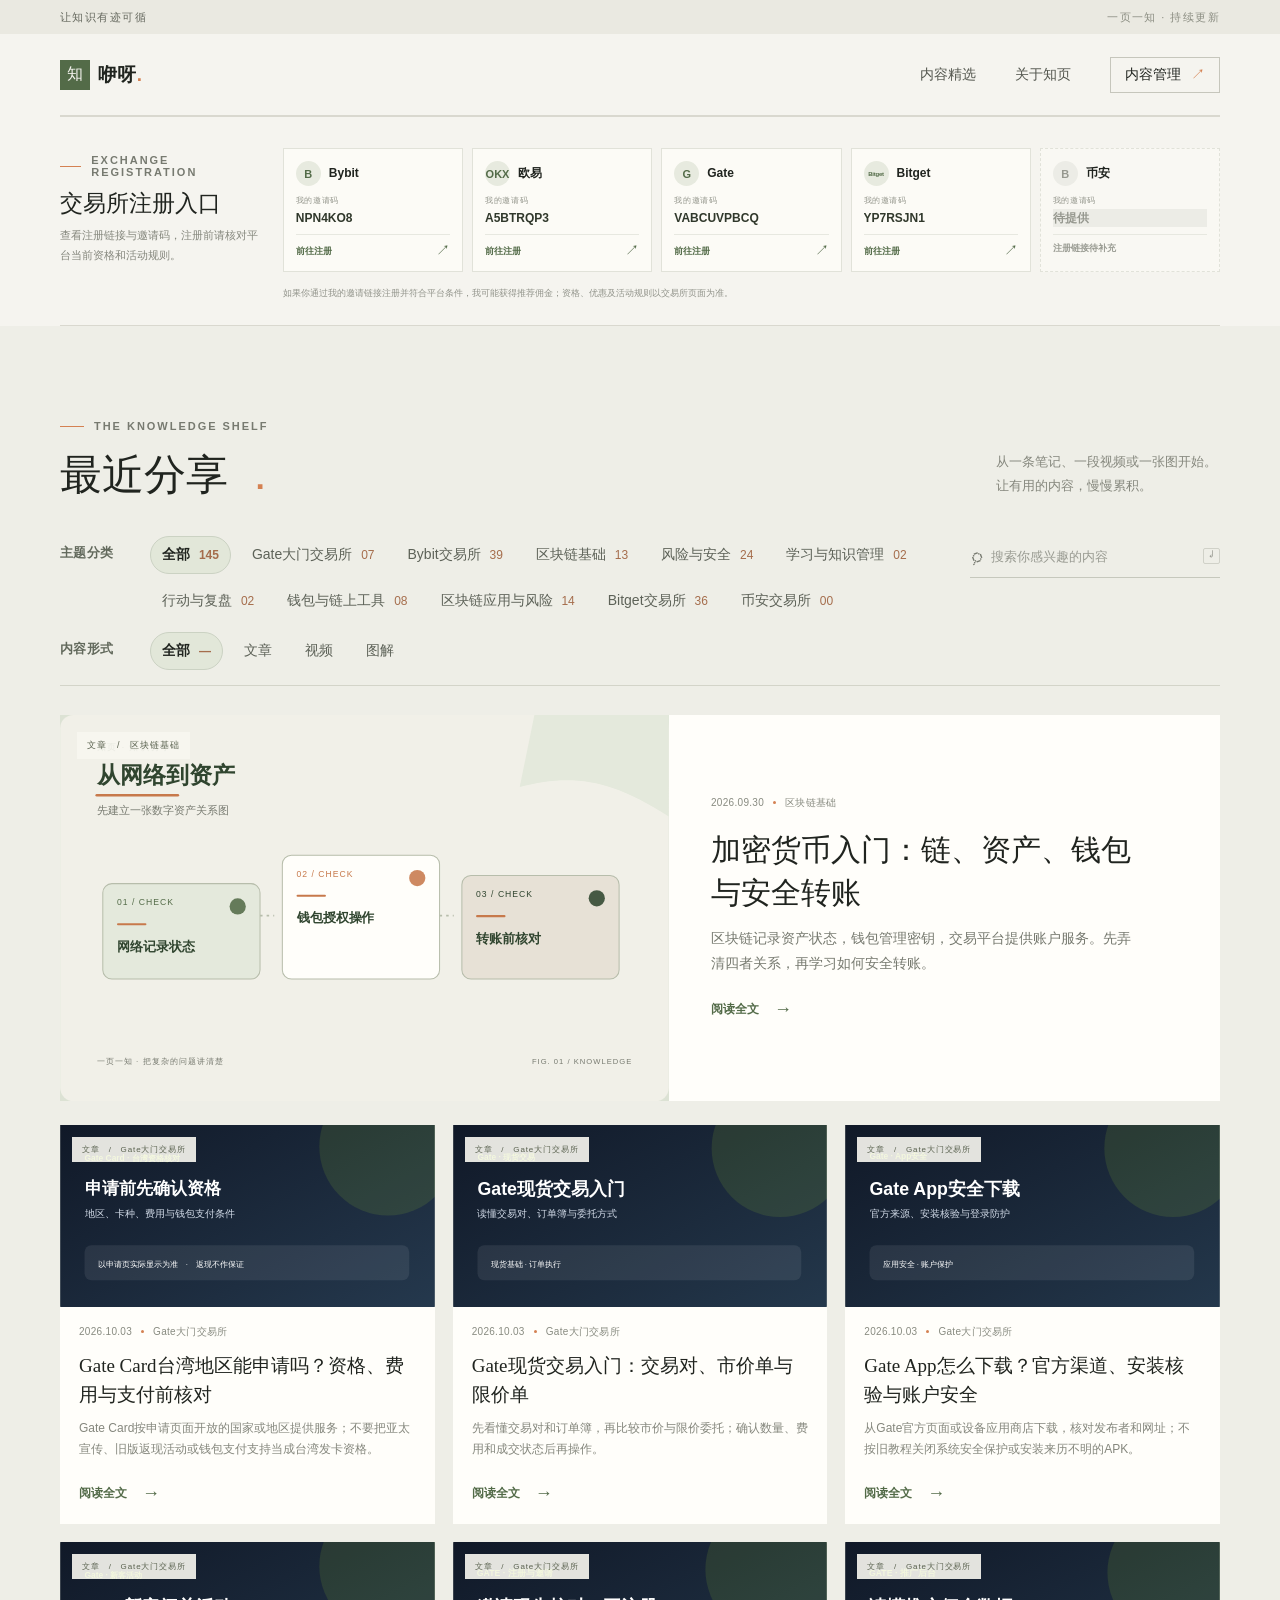
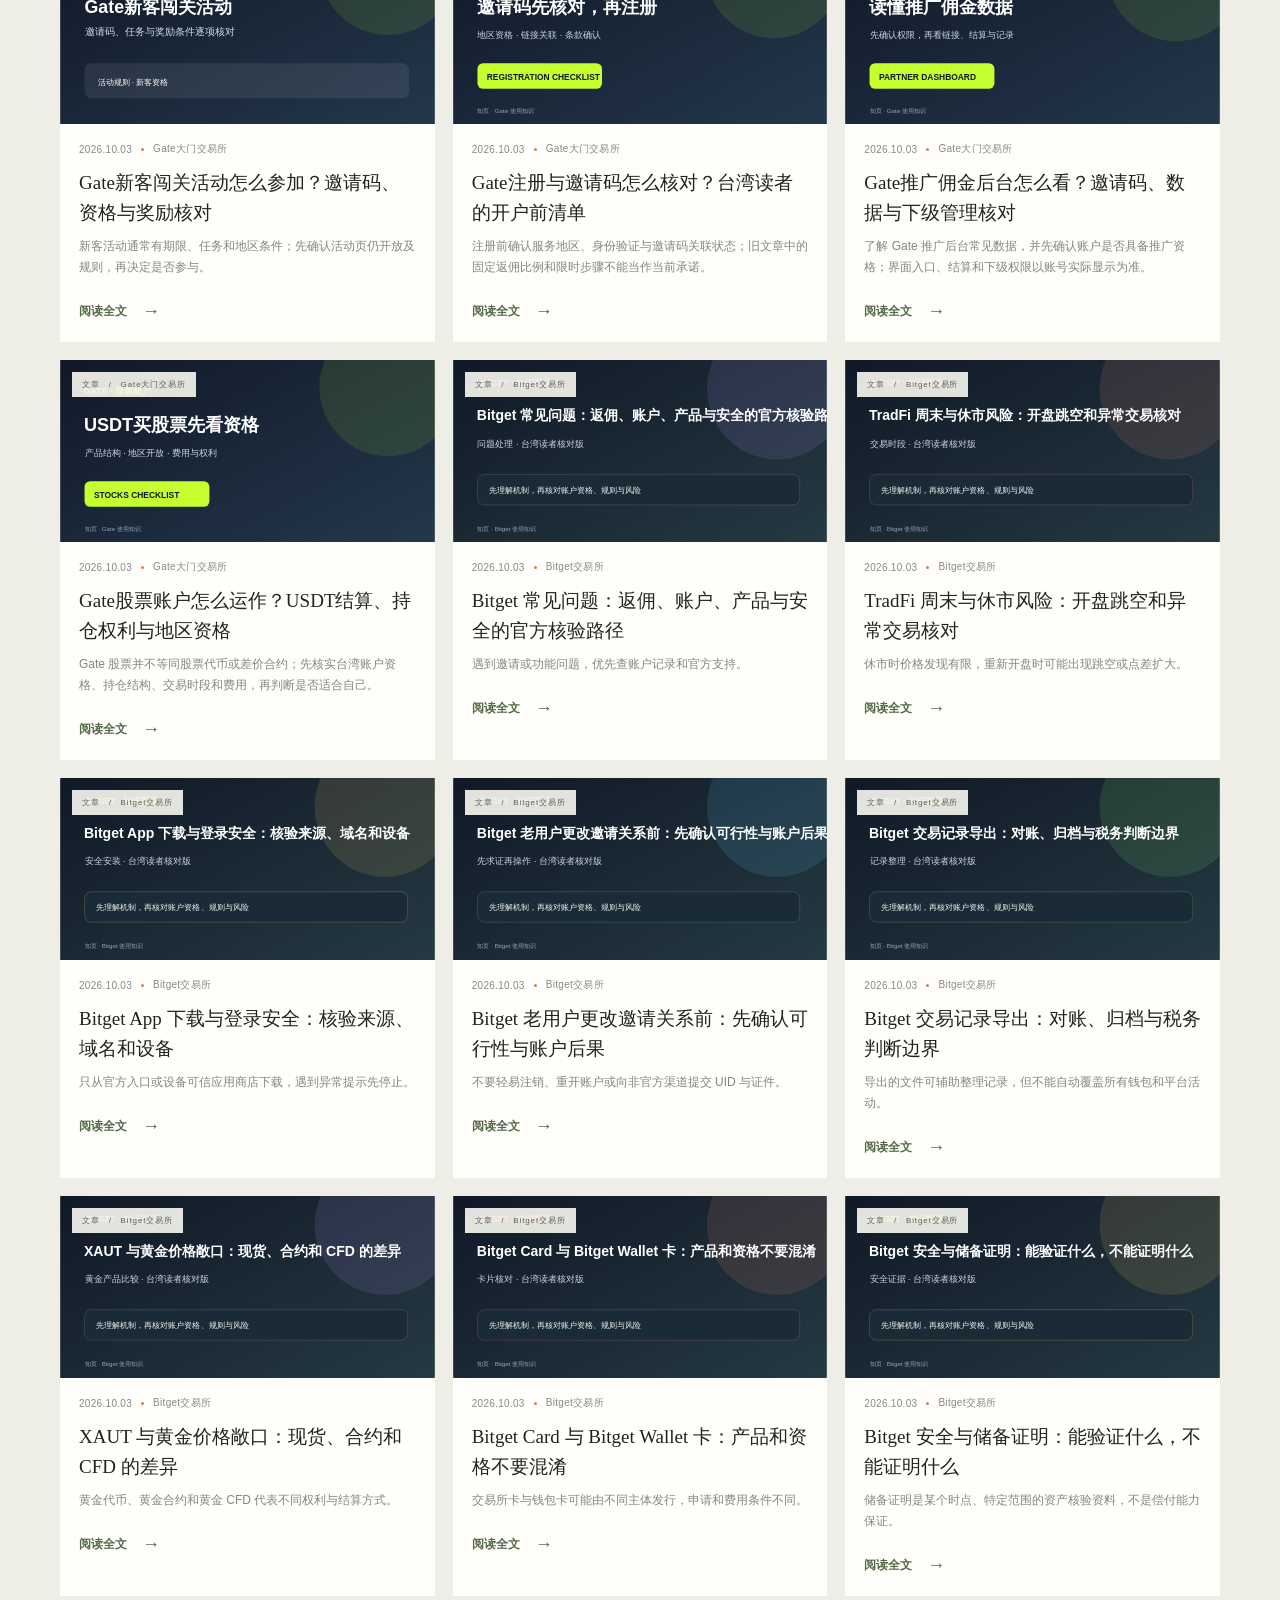
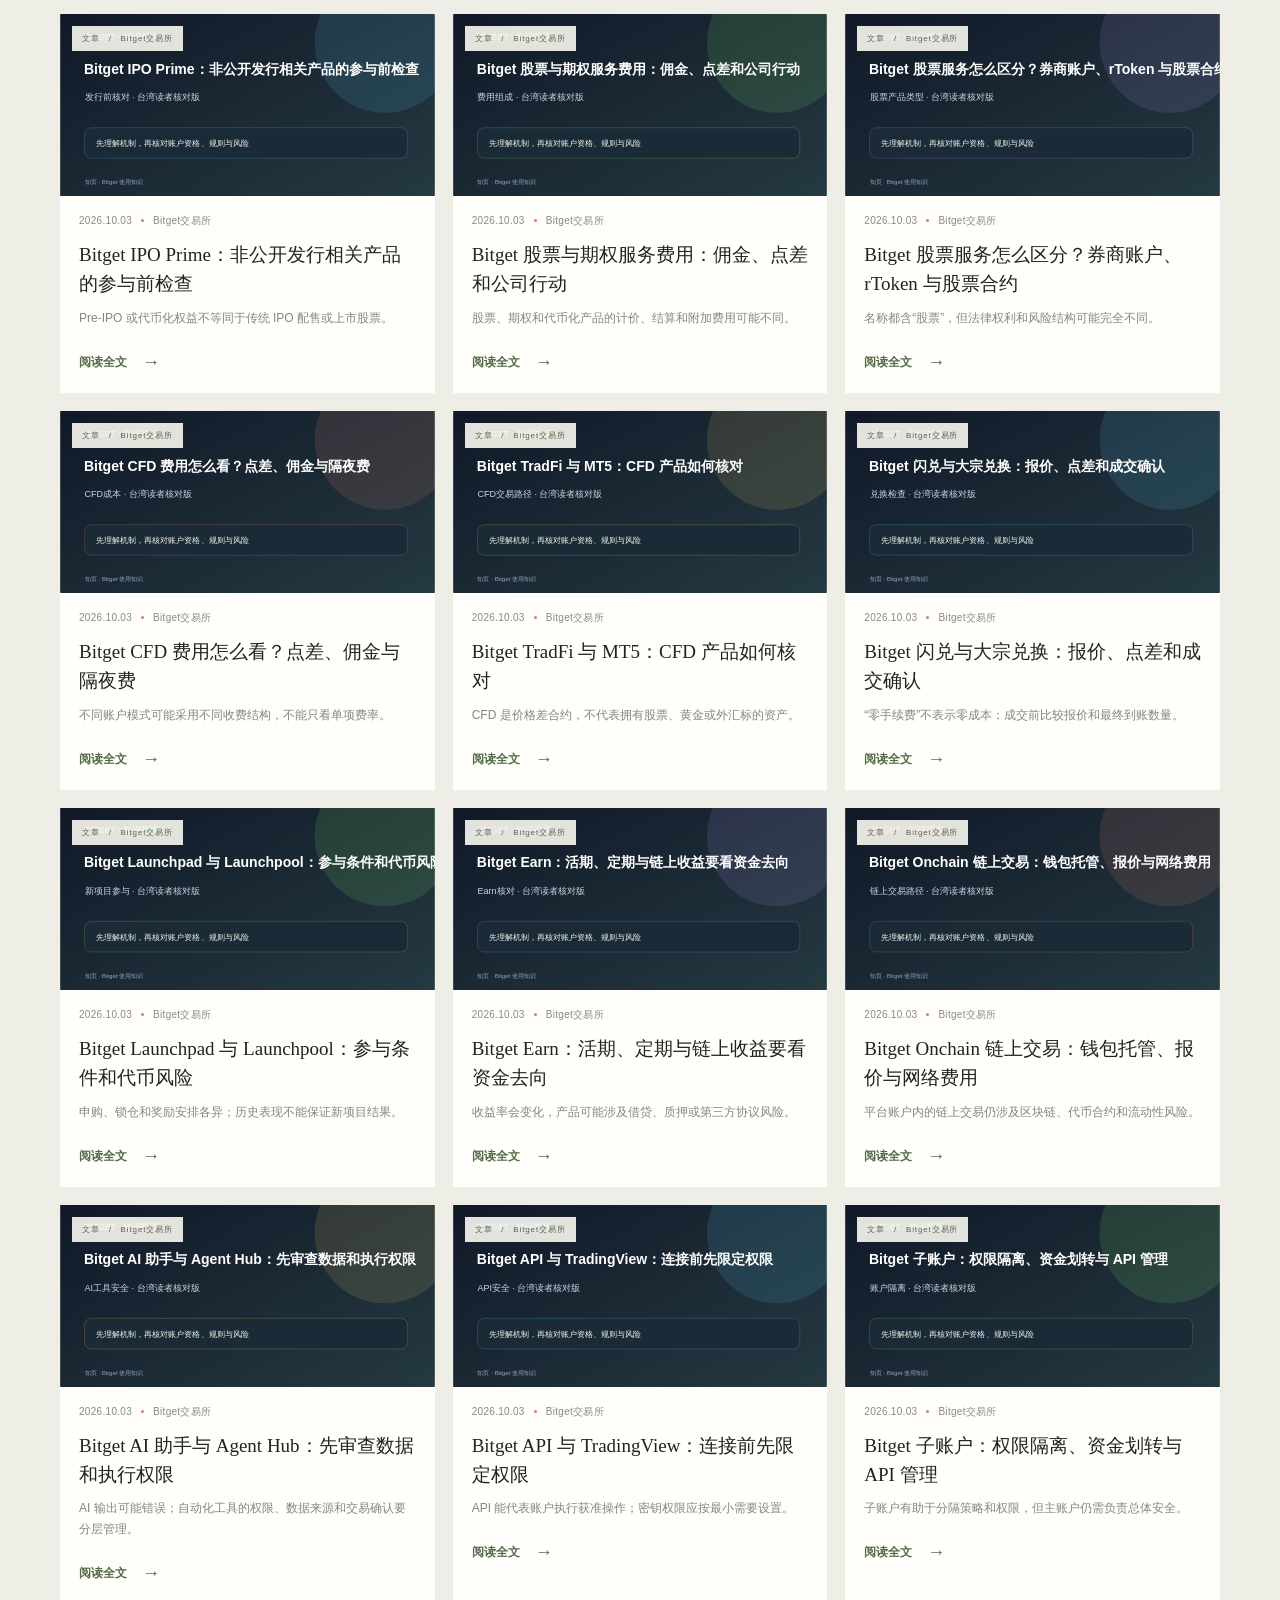
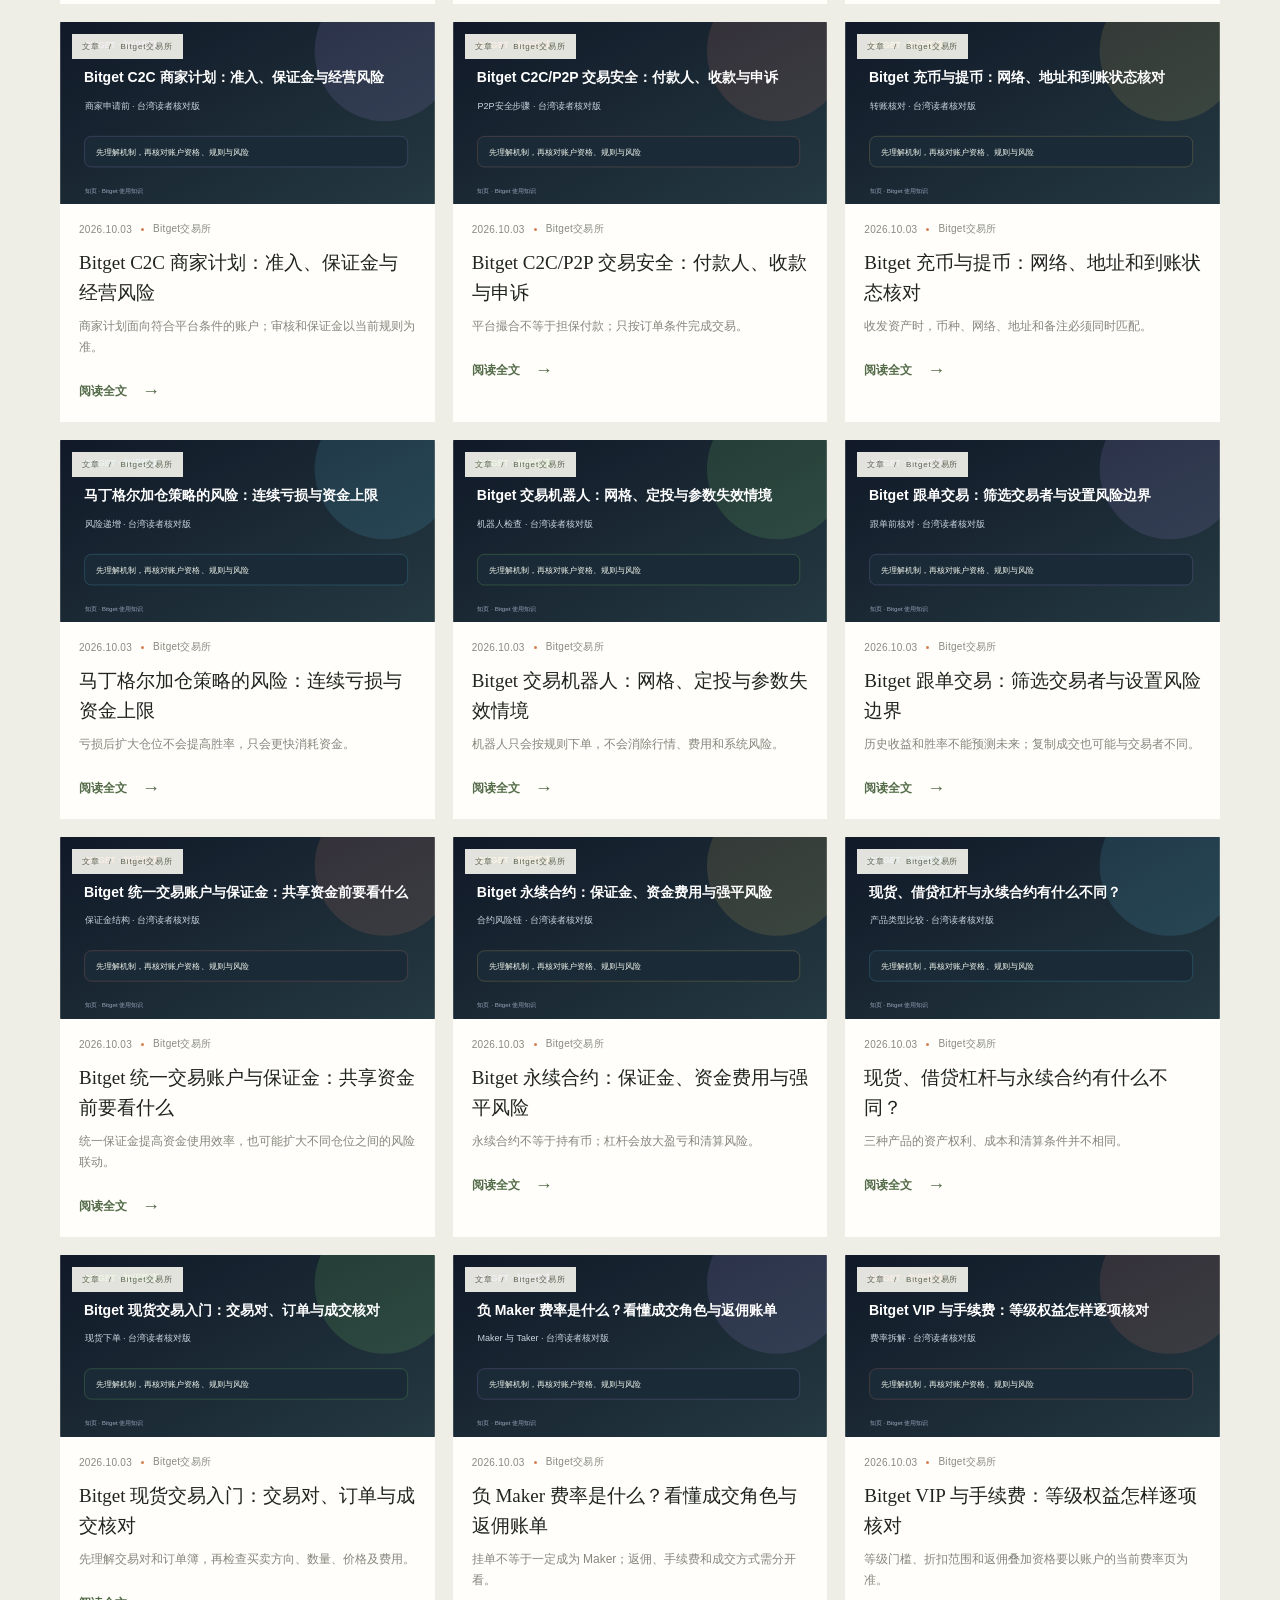
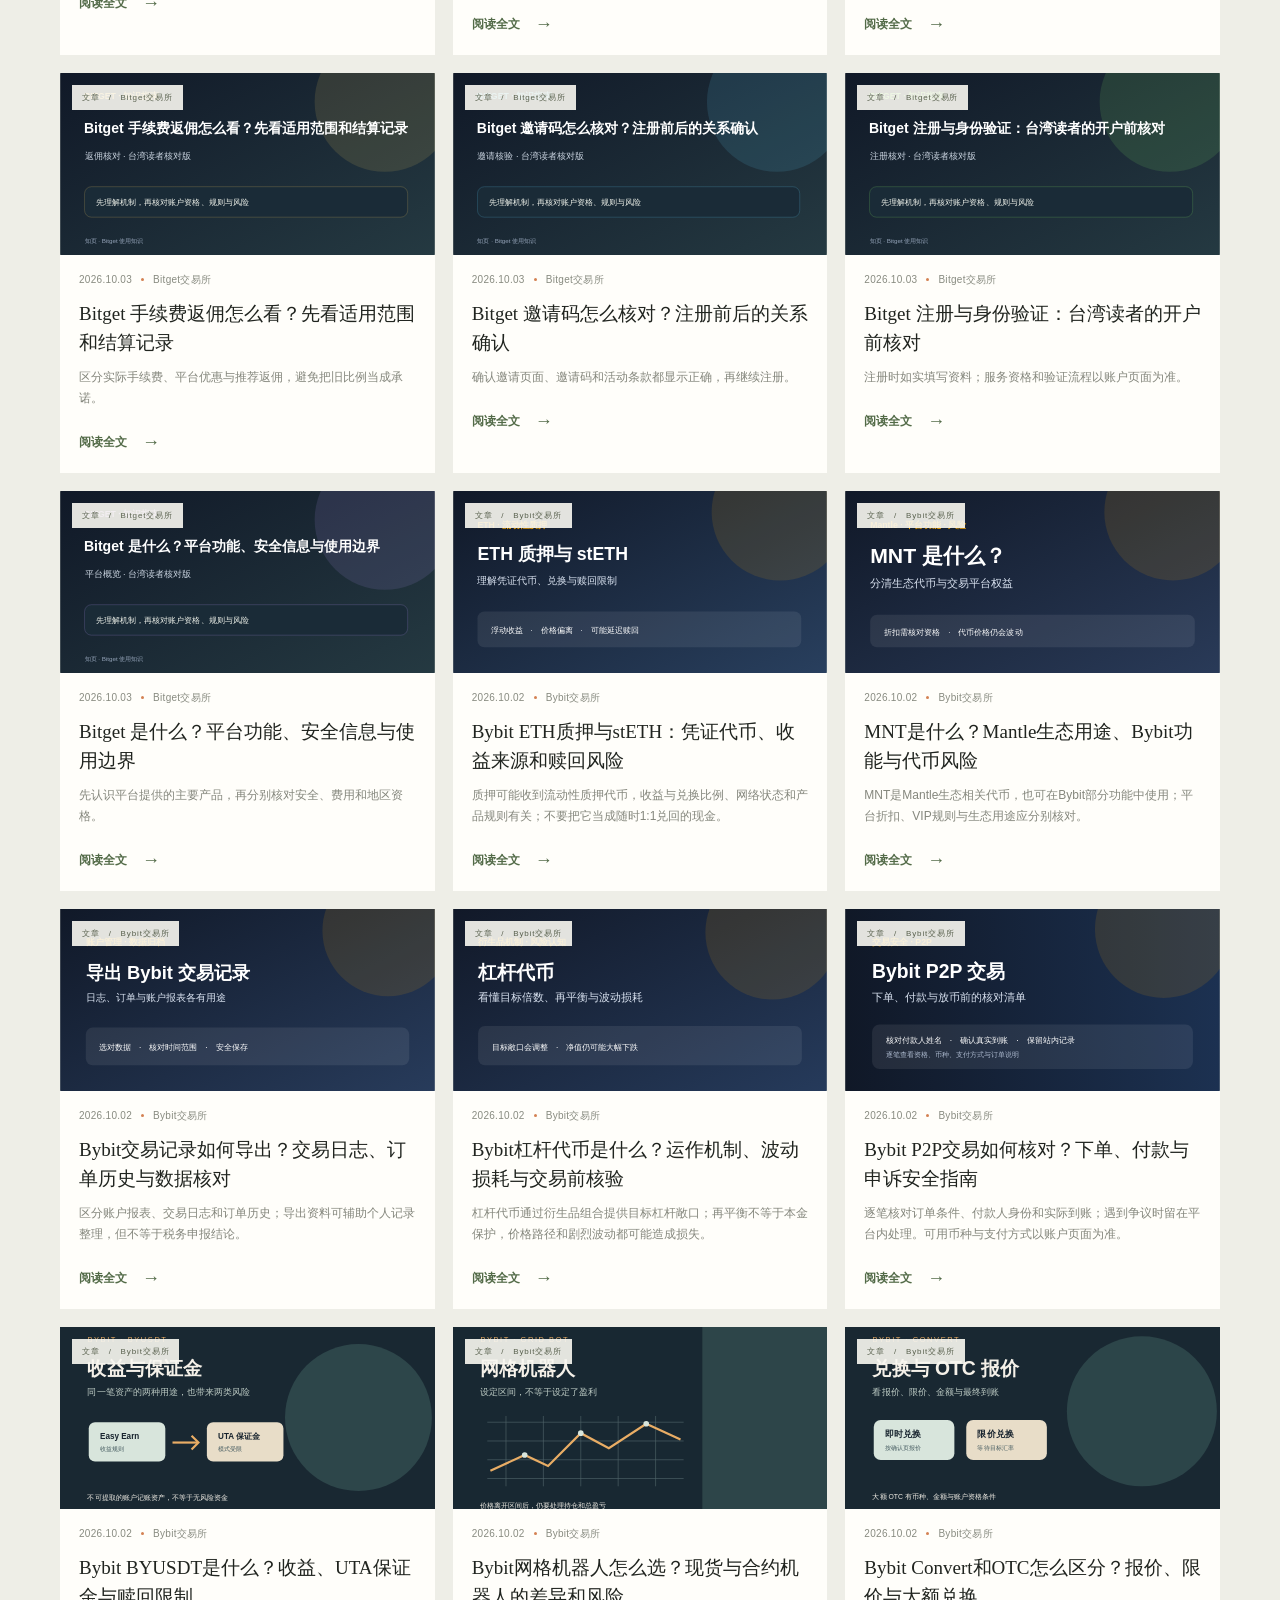
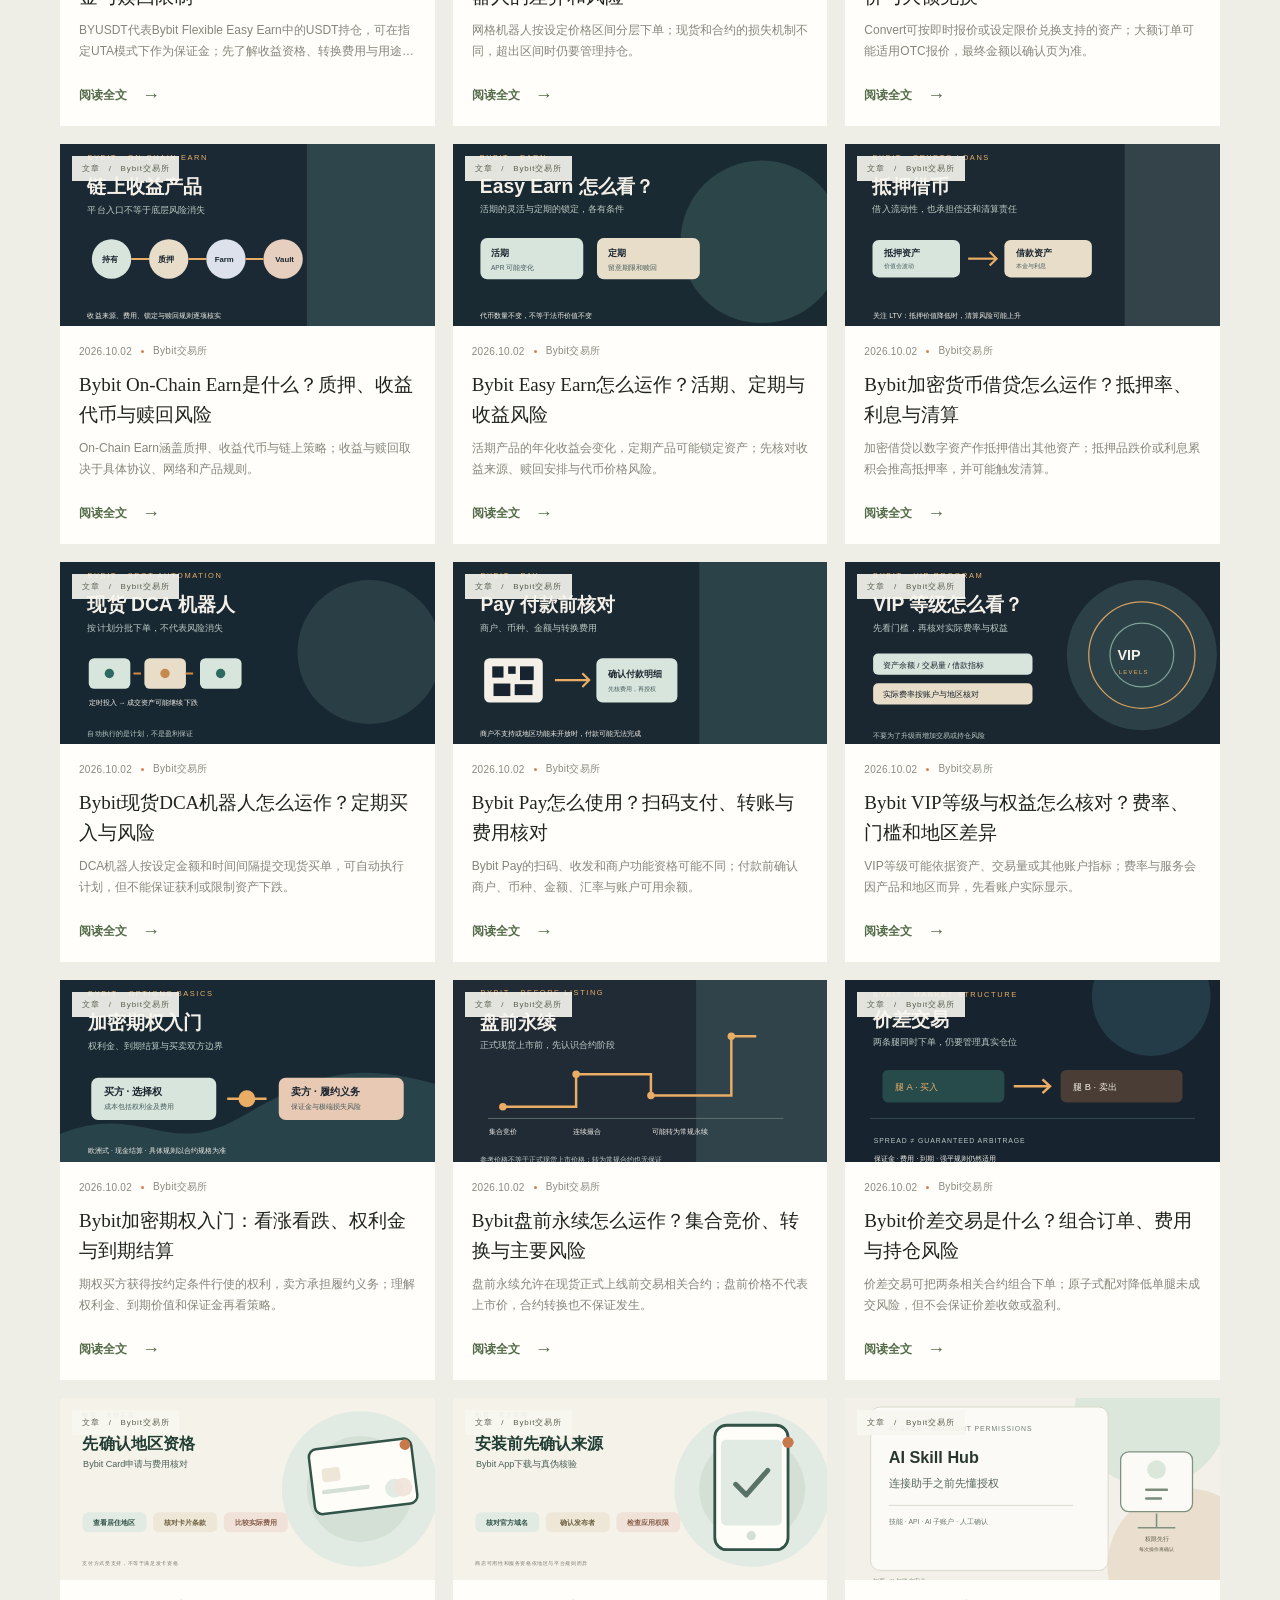
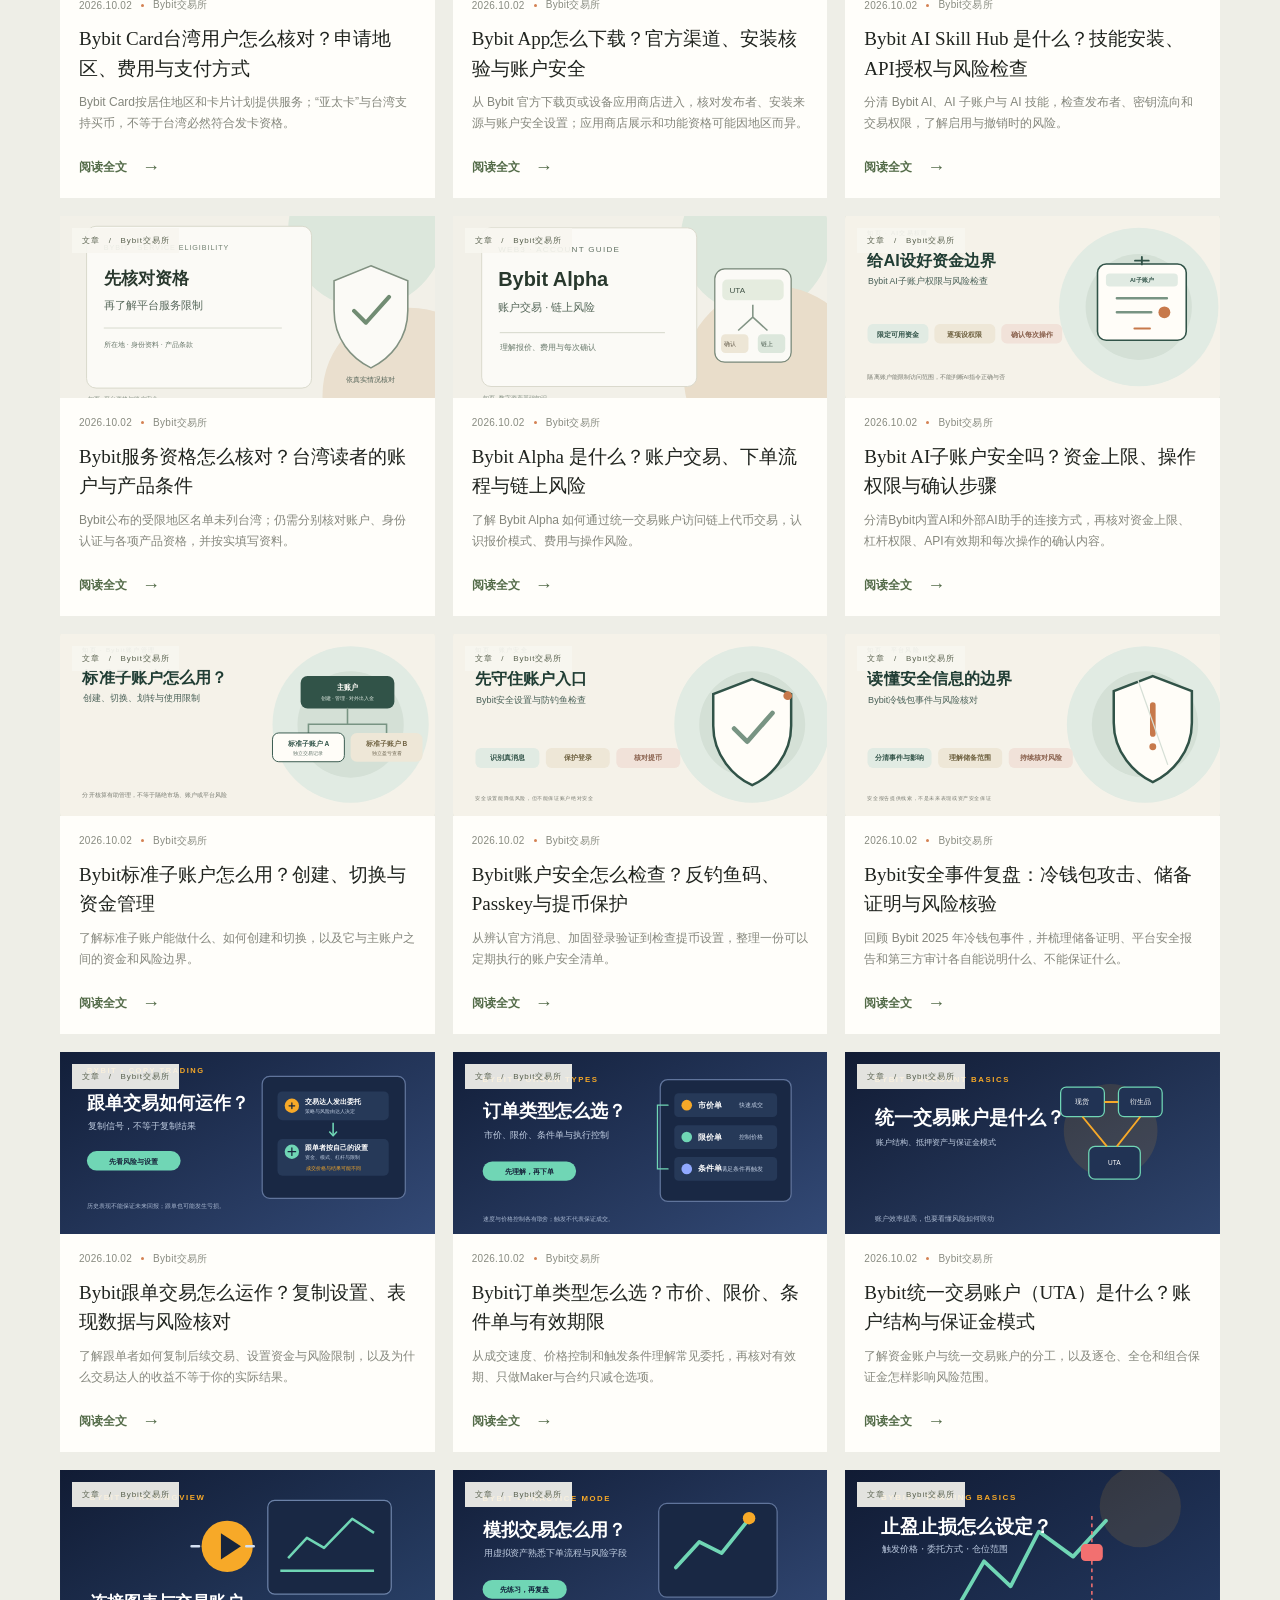
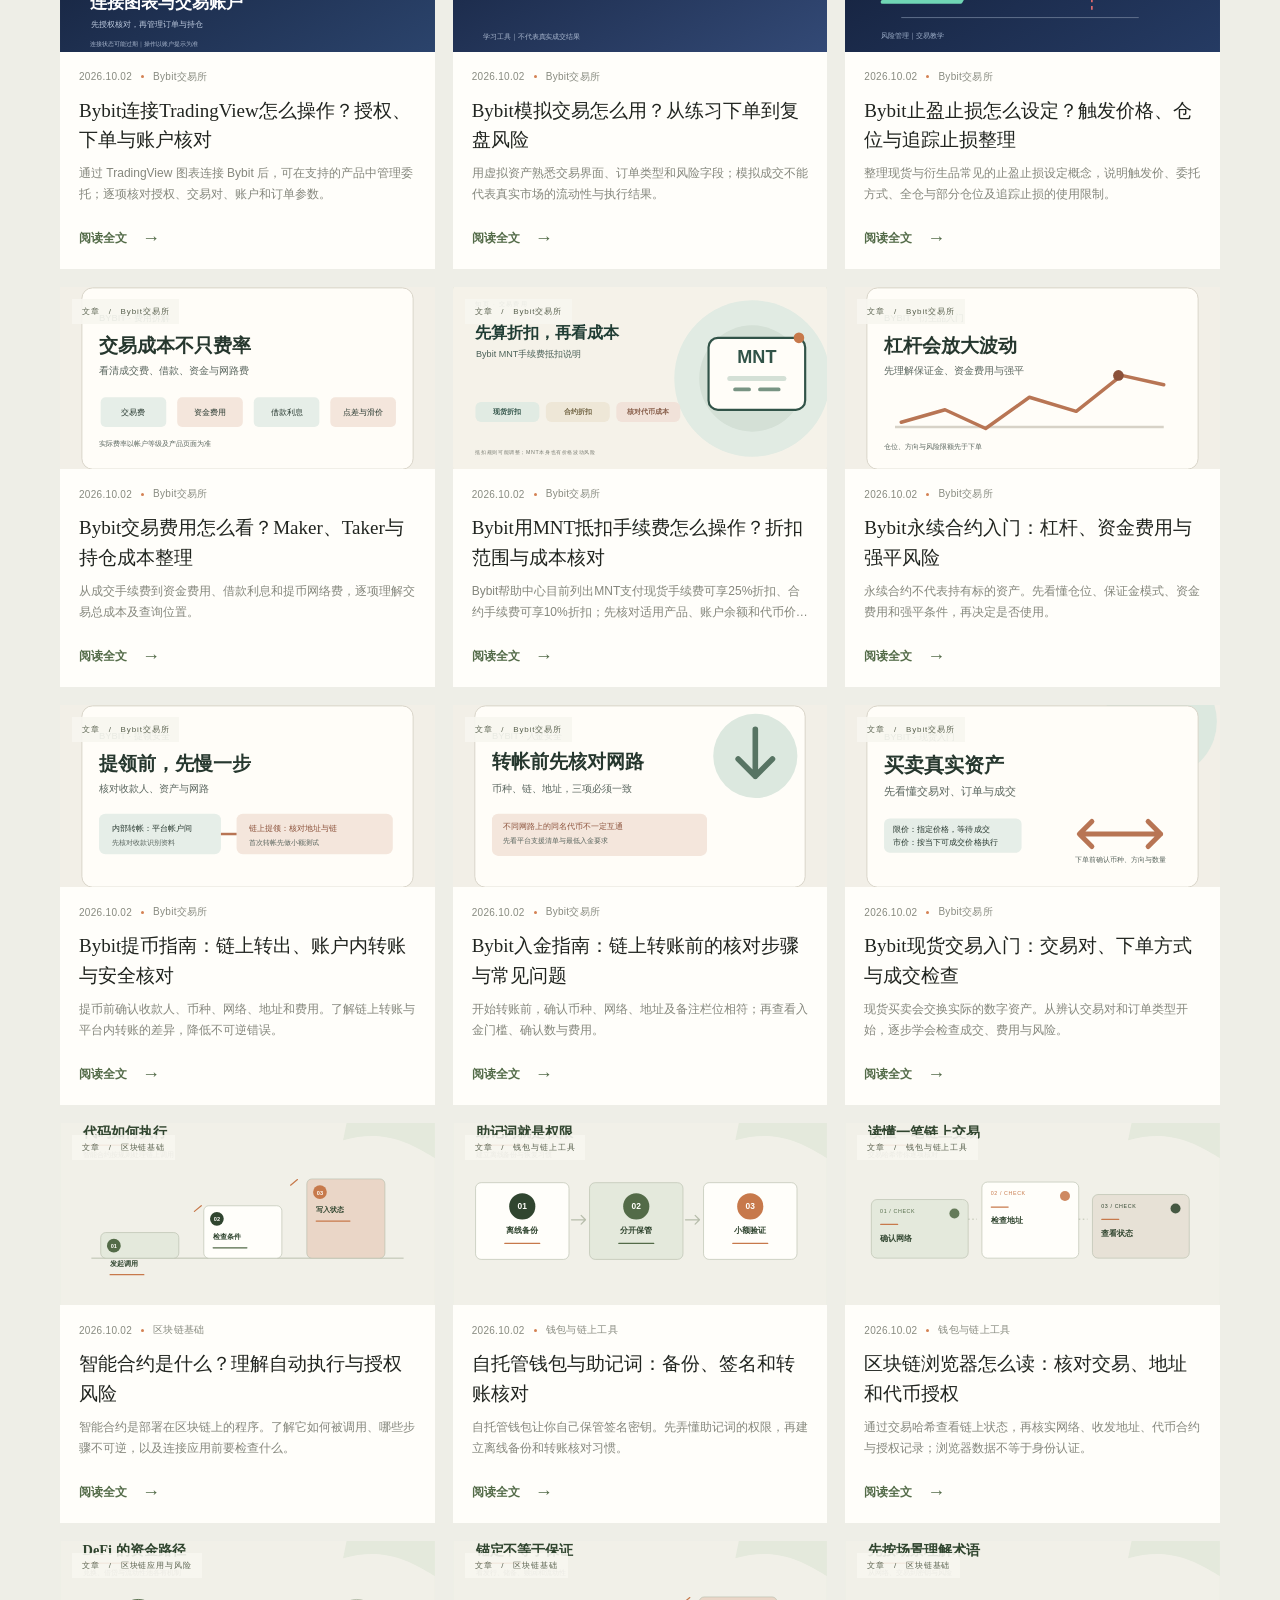
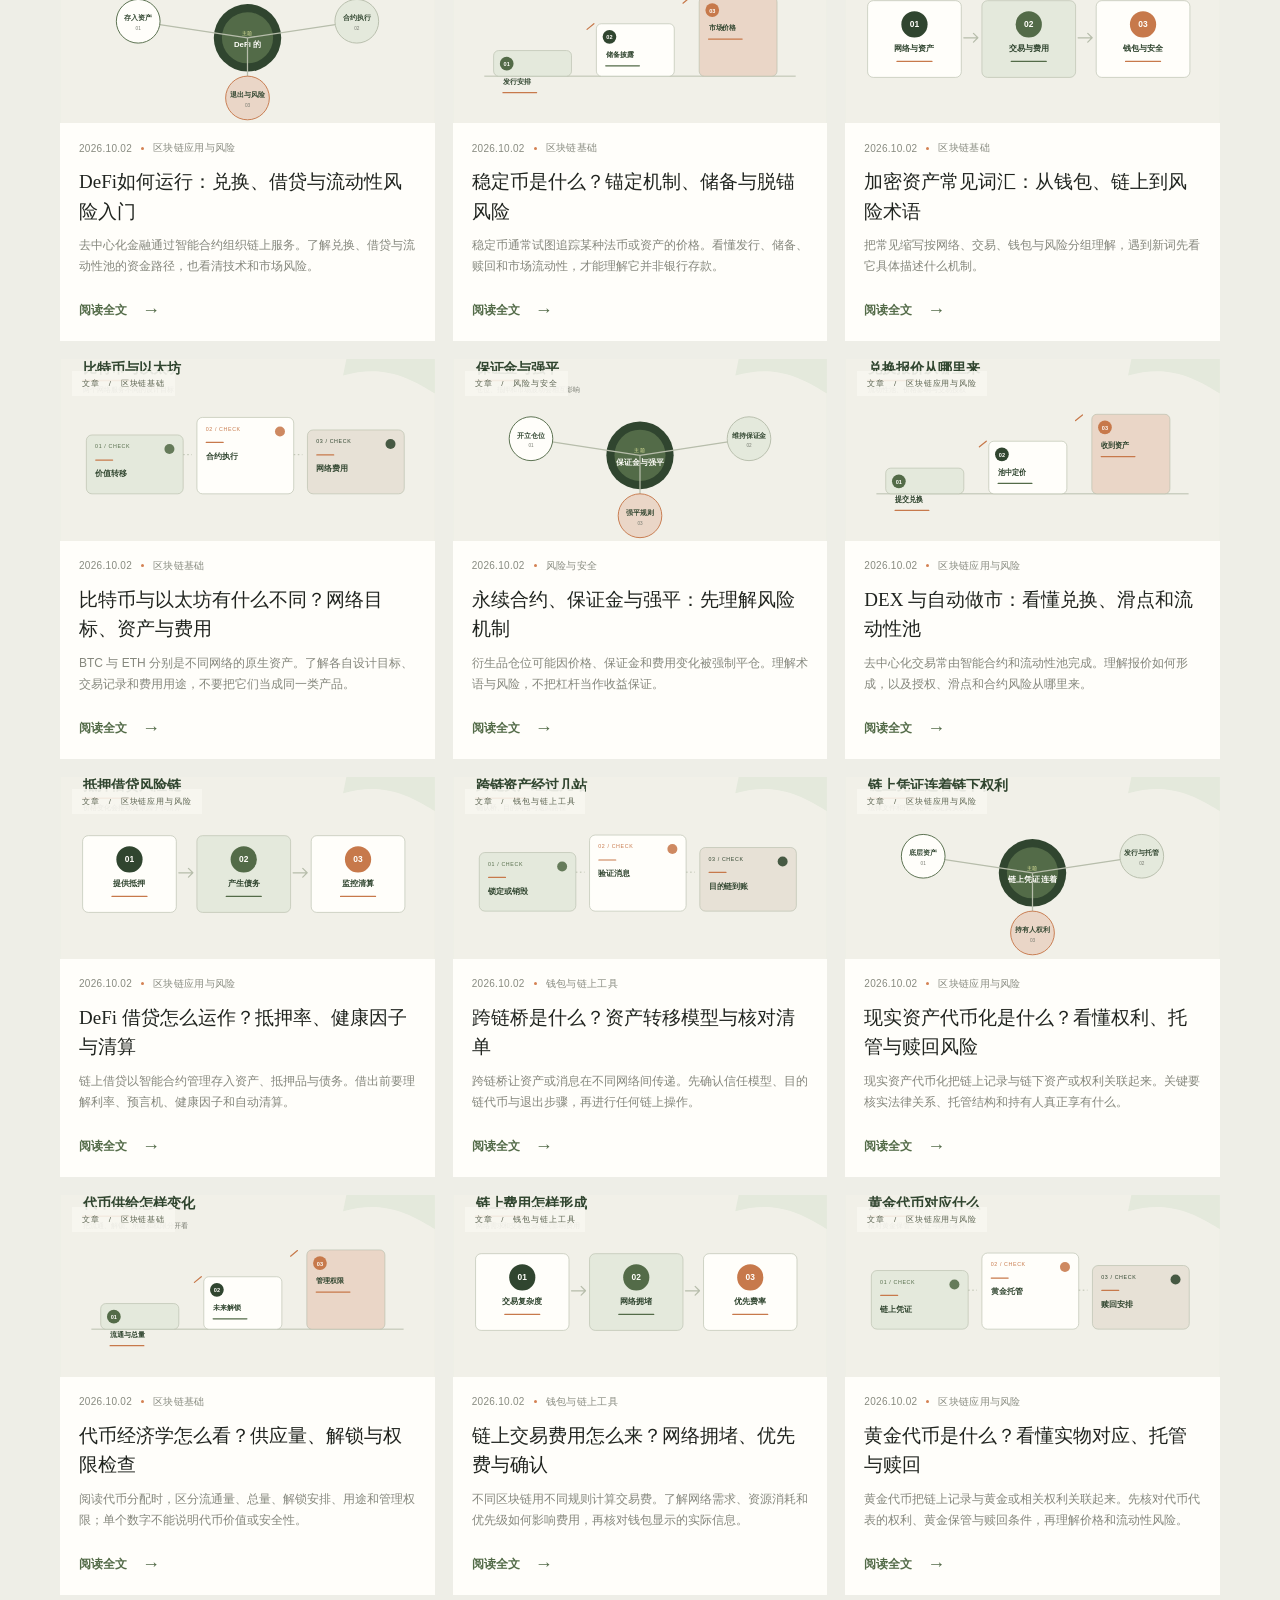
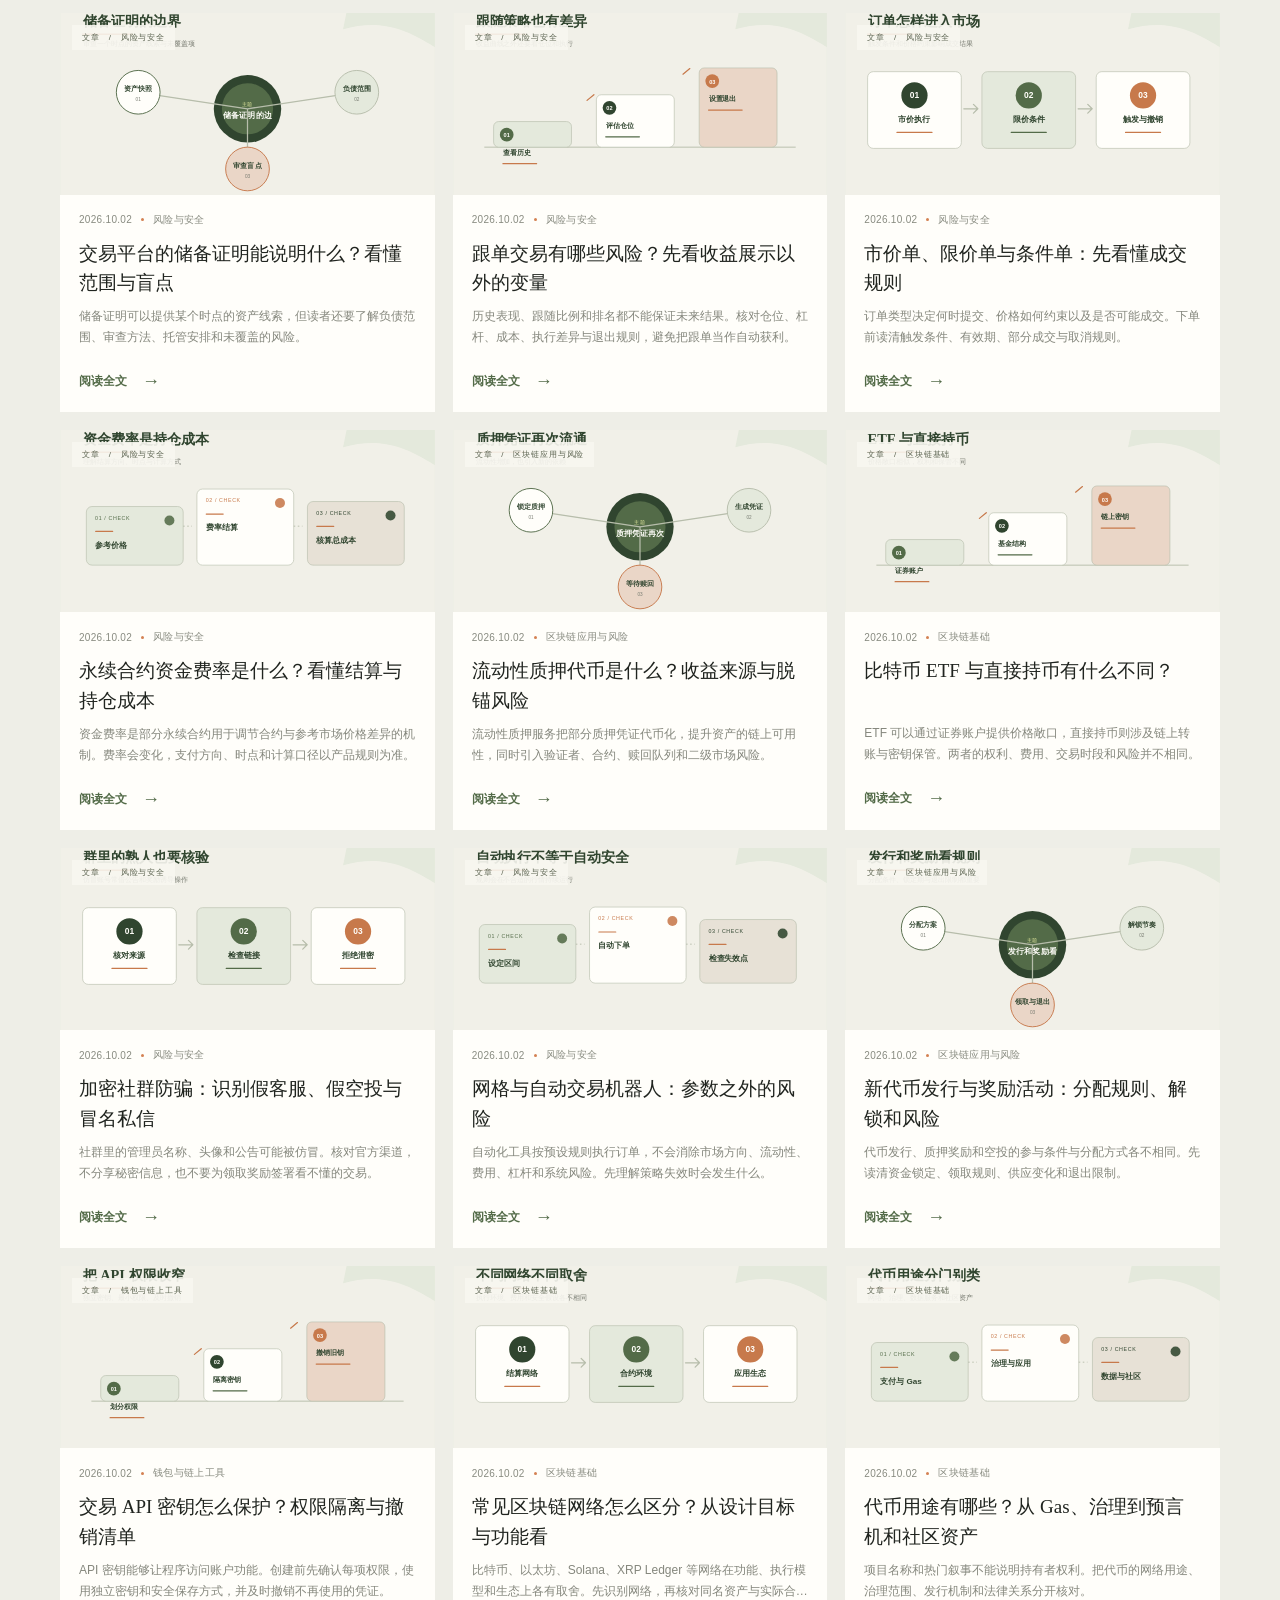
<file: index.html>
<!doctype html>
<html lang="zh-CN">
<head>
  <meta charset="utf-8">
  <meta name="viewport" content="width=device-width, initial-scale=1">
  <meta name="theme-color" content="#f5f4ef">
  <meta name="description" content="一个持续更新的知识分享空间，记录实用方法、学习心得、视频与图解。">
  <title>知页 · 知识分享</title>
  <link rel="icon" href="./favicon.svg" type="image/svg+xml">
  <link rel="stylesheet" href="./styles.css?v=20261003-21">
  <script src="./app.js?v=20261002-20" defer></script>
</head>
<body>
  <div class="topline"><span>让知识有迹可循</span><span id="today-note">一页一知 · 持续更新</span></div>
  <header class="site-header">
    <a class="brand" href="#top" aria-label="知页首页"><span class="brand-mark">知</span><span class="brand-name" data-site="title">知页</span><span class="brand-dot">.</span></a>
    <button class="menu-toggle" id="menu-toggle" type="button" aria-label="打开导航" aria-expanded="false"><span></span><span></span></button>
    <nav class="main-nav" id="main-nav" aria-label="主导航">
      <a href="#library">内容精选</a>
      <a href="#about">关于知页</a>
      <a class="nav-manage" href="./admin/">内容管理 <span aria-hidden="true">↗</span></a>
    </nav>
  </header>

  <main id="top">
    <section class="exchange-strip wrap" aria-labelledby="exchange-title">
      <div class="exchange-intro">
        <p class="eyebrow"><span class="eyebrow-line"></span> EXCHANGE REGISTRATION</p>
        <h2 id="exchange-title">交易所注册入口</h2>
        <p>查看注册链接与邀请码，注册前请核对平台当前资格和活动规则。</p>
      </div>
      <div class="exchange-list">
        <article class="exchange-entry">
          <div class="exchange-entry-head"><span class="exchange-mark">B</span><h3>Bybit</h3></div>
          <span class="invite-label">我的邀请码</span><strong class="invite-code">NPN4KO8</strong>
          <a class="exchange-link" href="https://www.bybit.com/zh-TW/invite?ref=NPN4KO8" target="_blank" rel="nofollow sponsored noopener noreferrer">前往注册 <span aria-hidden="true">↗</span></a>
        </article>
        <article class="exchange-entry">
          <div class="exchange-entry-head"><span class="exchange-mark">OKX</span><h3>欧易</h3></div>
          <span class="invite-label">我的邀请码</span><strong class="invite-code">A5BTRQP3</strong>
          <a class="exchange-link" href="https://www.mitnpkwxvfr.com/join/A5BTRQP3" target="_blank" rel="nofollow sponsored noopener noreferrer">前往注册 <span aria-hidden="true">↗</span></a>
        </article>
        <article class="exchange-entry">
          <div class="exchange-entry-head"><span class="exchange-mark">G</span><h3>Gate</h3></div>
          <span class="invite-label">我的邀请码</span><strong class="invite-code">VABCUVPBCQ</strong>
          <a class="exchange-link" href="https://www.gate.com/zh/referral/newbie-challenge/invite?ref=VABCUVPBCQ&amp;ref_type=103&amp;utm_cmp=PZQ8Nps1&amp;activity_id=1790071046598" target="_blank" rel="nofollow sponsored noopener noreferrer">前往注册 <span aria-hidden="true">↗</span></a>
        </article>
        <article class="exchange-entry">
          <div class="exchange-entry-head"><span class="exchange-mark">Bitget</span><h3>Bitget</h3></div>
          <span class="invite-label">我的邀请码</span><strong class="invite-code">YP7RSJN1</strong>
          <a class="exchange-link" href="https://share.glassgs.com/u/4G08FR84?clacCode=YP7RSJN1" target="_blank" rel="nofollow sponsored noopener noreferrer">前往注册 <span aria-hidden="true">↗</span></a>
        </article>
        <article class="exchange-entry exchange-entry-pending">
          <div class="exchange-entry-head"><span class="exchange-mark">B</span><h3>币安</h3></div>
          <span class="invite-label">我的邀请码</span><strong class="invite-code">待提供</strong>
          <span class="exchange-link exchange-link-disabled" aria-disabled="true">注册链接待补充</span>
        </article>
      </div>
      <p class="exchange-disclosure">如果你通过我的邀请链接注册并符合平台条件，我可能获得推荐佣金；资格、优惠及活动规则以交易所页面为准。</p>
    </section>

    <section class="library-section" id="library">
      <div class="wrap">
        <div class="section-head">
          <div><p class="eyebrow"><span class="eyebrow-line"></span> THE KNOWLEDGE SHELF</p><h2>最近分享 <span>．</span></h2></div>
          <p class="section-aside">从一条笔记、一段视频或一张图开始。<br>让有用的内容，慢慢累积。</p>
        </div>
        <div class="library-tools">
          <div class="filter-groups">
            <div class="filter-group"><span class="filter-caption">主题分类</span><div class="filter-list" id="category-filters" aria-label="按主题筛选"></div></div>
            <div class="filter-group"><span class="filter-caption">内容形式</span><div class="filter-list" id="filters" aria-label="按形式筛选">
              <button class="filter is-active" type="button" data-filter="全部">全部 <span>—</span></button>
              <button class="filter" type="button" data-filter="文章">文章</button>
              <button class="filter" type="button" data-filter="视频">视频</button>
              <button class="filter" type="button" data-filter="图解">图解</button>
            </div></div>
          </div>
          <label class="search-box"><span class="search-symbol" aria-hidden="true">⌕</span><input id="search" type="search" placeholder="搜索你感兴趣的内容" aria-label="搜索内容"><kbd>↵</kbd></label>
        </div>
        <div class="featured-slot" id="featured-slot"></div>
        <div class="post-grid" id="post-grid" aria-live="polite"></div>
        <p class="empty-state" id="empty-state" hidden>还没有找到相关内容，试试别的关键词吧。</p>
        <div class="library-foot"><span id="post-count">正在整理内容…</span><span>SHARE WHAT YOU LEARN</span></div>
      </div>
    </section>

    <section class="about-section wrap" id="about">
      <div class="about-stamp" aria-hidden="true"><span>KEEP</span><b>知</b><span>GROWING</span><i>✳</i></div>
      <div class="about-copy"><p class="eyebrow"><span class="eyebrow-line"></span> A LITTLE ABOUT THIS SPACE</p><h2>好知识，<br><em>值得被反复打开。</em></h2><p>知页是一个分享与整理知识的小小空间。把有启发的想法留下，把复杂的问题讲简单，让每一次学习都能成为下一次行动的起点。</p><p class="about-signature">— <span data-site="author">站长</span>，在这里持续记录</p></div>
      <div class="about-card"><span class="card-corner">✳</span><p>“学会一件事，<br>也分享一件事。”</p><span>LEARN · MAKE · SHARE</span></div>
    </section>

    <section class="manage-banner wrap">
      <div><p class="eyebrow">YOUR IDEAS, YOUR SPACE</p><h2>下一页，等你来写。</h2></div>
      <a class="button-dark" href="./admin/">进入内容管理 <span aria-hidden="true">↗</span></a>
      <span class="banner-doodle" aria-hidden="true">✳</span>
    </section>
  </main>

  <footer class="site-footer">
    <div class="wrap footer-inner"><a class="brand footer-brand" href="#top"><span class="brand-mark">知</span><span class="brand-name" data-site="title">知页</span><span class="brand-dot">.</span></a><p>把今天学到的，留给明天的自己。</p><span class="footer-copy">© <span id="year"></span> <span data-site="title">知页</span></span></div>
  </footer>

  <dialog class="content-dialog" id="content-dialog" aria-labelledby="dialog-title">
    <button class="dialog-close" id="dialog-close" type="button" aria-label="关闭内容">×</button>
    <div class="dialog-scroll"><div id="dialog-content"></div></div>
  </dialog>
</body>
</html>
</file>
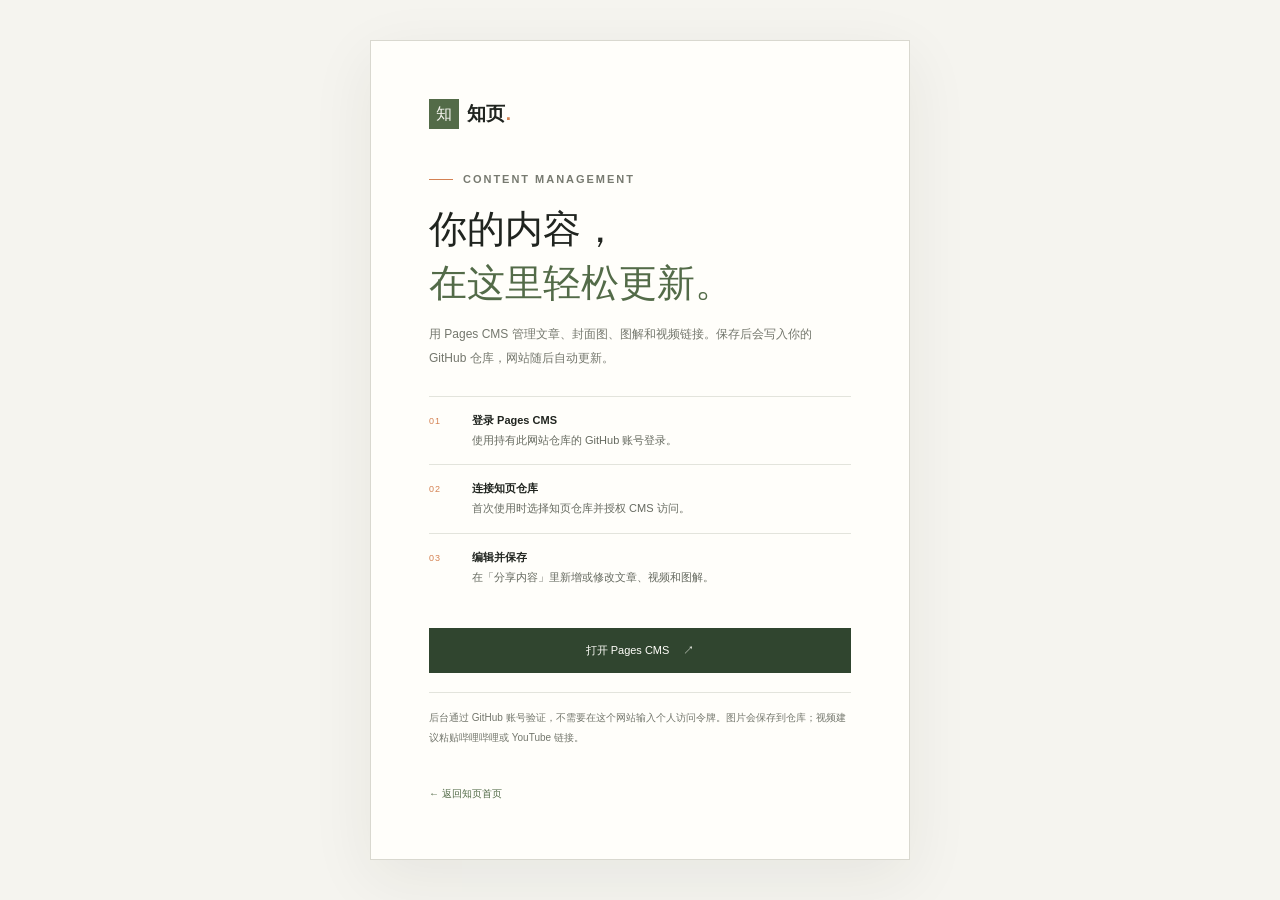
<file: admin/index.html>
<!doctype html>
<html lang="zh-CN">
<head>
  <meta charset="utf-8"><meta name="viewport" content="width=device-width, initial-scale=1">
  <meta name="theme-color" content="#f5f4ef"><title>内容管理 · 知页</title>
  <link rel="stylesheet" href="../styles.css">
  <style>
    body{min-height:100vh;display:grid;place-items:center;padding:26px;background:var(--paper)}
    .admin-card{width:min(540px,100%);padding:clamp(30px,7vw,58px);background:var(--white);border:1px solid var(--line);box-shadow:0 18px 60px rgba(40,48,35,.07)}
    .admin-card .brand{margin-bottom:44px}.admin-card h1{font:38px/1.4 var(--serif);font-weight:500;margin:18px 0 12px}.admin-card h1 em{font-style:normal;color:var(--green)}
    .admin-card>p:not(.eyebrow){font-size:12px;line-height:2;color:#74776d;margin:0 0 25px}
    .steps{margin:26px 0;padding:0;list-style:none;counter-reset:steps}.steps li{counter-increment:steps;display:grid;grid-template-columns:31px 1fr;gap:12px;padding:14px 0;border-top:1px solid #e3e4dc;font-size:11px;line-height:1.8;color:#666a60}.steps li:before{content:"0" counter(steps);color:var(--orange);font-size:9px;letter-spacing:.1em;padding-top:2px}.steps strong{color:var(--ink);font-weight:600}.admin-button{width:100%;justify-content:center;margin-top:4px;padding:15px;background:var(--green-dark);color:var(--white);font-size:11px;display:flex;align-items:center;gap:14px}.admin-button:hover{background:#263b29}.admin-note{margin-top:19px!important;padding-top:15px;border-top:1px solid #e3e4dc;font-size:10px!important}.back-link{display:inline-block;margin-top:14px;color:var(--green);font-size:10px}
  </style>
</head>
<body>
  <main class="admin-card">
    <a class="brand" href="../"><span class="brand-mark">知</span><span class="brand-name">知页</span><span class="brand-dot">.</span></a>
    <p class="eyebrow"><span class="eyebrow-line"></span> CONTENT MANAGEMENT</p>
    <h1>你的内容，<br><em>在这里轻松更新。</em></h1>
    <p>用 Pages CMS 管理文章、封面图、图解和视频链接。保存后会写入你的 GitHub 仓库，网站随后自动更新。</p>
    <ol class="steps">
      <li><span><strong>登录 Pages CMS</strong><br>使用持有此网站仓库的 GitHub 账号登录。</span></li>
      <li><span><strong>连接知页仓库</strong><br>首次使用时选择知页仓库并授权 CMS 访问。</span></li>
      <li><span><strong>编辑并保存</strong><br>在「分享内容」里新增或修改文章、视频和图解。</span></li>
    </ol>
    <a class="admin-button" href="https://app.pagescms.org" target="_blank" rel="noopener noreferrer">打开 Pages CMS <span aria-hidden="true">↗</span></a>
    <p class="admin-note">后台通过 GitHub 账号验证，不需要在这个网站输入个人访问令牌。图片会保存到仓库；视频建议粘贴哔哩哔哩或 YouTube 链接。</p>
    <a class="back-link" href="../">← 返回知页首页</a>
  </main>
</body>
</html>
</file>
<file: styles.css>
@charset "UTF-8";
:root{--paper:#f5f4ef;--ink:#20241f;--muted:#777a70;--line:#d9d8cf;--green:#536b48;--green-dark:#30452f;--lime:#d9e68b;--orange:#d48152;--white:#fffefa;--serif:"Songti SC","STSong","Noto Serif CJK SC",serif;--sans:Inter,-apple-system,BlinkMacSystemFont,"Segoe UI","PingFang SC","Hiragino Sans GB","Microsoft YaHei",sans-serif;--wrap:min(1160px,calc(100% - 64px));}
*{box-sizing:border-box}html{scroll-behavior:smooth;scroll-padding-top:90px}body{margin:0;background:var(--paper);color:var(--ink);font-family:var(--sans);-webkit-font-smoothing:antialiased}a{color:inherit;text-decoration:none}button,input{font:inherit}.wrap{width:var(--wrap);margin-inline:auto}.topline{height:34px;padding:0 max(32px,calc((100vw - 1160px)/2));background:#eae9e1;display:flex;justify-content:space-between;align-items:center;color:#66695f;font-size:10px;letter-spacing:.13em}.topline span:last-child{color:#8c8e83}.site-header{width:var(--wrap);height:82px;margin:auto;display:flex;align-items:center;justify-content:space-between;border-bottom:1px solid var(--line);position:relative;z-index:5}.brand{display:inline-flex;align-items:center;gap:8px;font-size:19px;font-weight:650;letter-spacing:.02em}.brand-mark{display:grid;place-items:center;width:30px;height:30px;background:var(--green);color:var(--paper);font-size:16px;font-family:var(--serif);font-weight:500}.brand-dot{color:var(--orange);margin-left:-8px}.main-nav{height:100%;display:flex;align-items:center;gap:39px;font-size:12px;color:#53564e}.main-nav>a{transition:color .2s}.main-nav>a:hover{color:var(--orange)}.main-nav .nav-manage{height:36px;padding:0 14px;border:1px solid #c6c6bc;display:flex;align-items:center;gap:10px;color:var(--ink)}.nav-manage span{font-size:14px;color:var(--orange)}.menu-toggle{display:none}
.hero{min-height:565px;padding:78px 0 52px;display:grid;grid-template-columns:1fr 1fr;position:relative;align-items:center}.hero-copy{position:relative;z-index:2;padding:0 0 16px 7px}.eyebrow{display:flex;align-items:center;gap:10px;margin:0;color:#777a70;font-size:9px;font-weight:600;letter-spacing:.18em;text-transform:uppercase}.eyebrow-line{width:24px;height:1px;background:var(--orange);display:inline-block}.hero h1{font-family:var(--serif);font-size:clamp(42px,5vw,64px);line-height:1.35;letter-spacing:.015em;font-weight:500;margin:29px 0 18px}.hero h1 em,.about-copy h2 em{font-style:normal;color:var(--green)}.hero-text{max-width:390px;font-size:13px;color:#70736a;line-height:2;margin:0}.round-link{display:inline-flex;align-items:center;gap:18px;margin-top:34px;font-size:12px;font-weight:600;letter-spacing:.04em}.round-arrow{display:grid;place-items:center;width:37px;height:37px;border:1px solid #9a9d91;border-radius:50%;font-size:17px;transition:all .2s}.round-link:hover .round-arrow{background:var(--green);color:#fff;border-color:var(--green);transform:translateY(2px)}.hero-aside{position:absolute;left:8px;bottom:-66px;display:flex;align-items:center;gap:11px;color:#8a8c82;font-size:9px;letter-spacing:.1em}.aside-rule{width:38px;height:1px;background:#b6b8ad}.hero-art{height:400px;position:relative;overflow:hidden;margin-left:14px;background:#e7e9dc;border-radius:48% 48% 44% 46%/45% 43% 49% 48%;isolation:isolate}.hero-art:before{content:"";position:absolute;inset:10%;border:1px solid rgba(74,91,59,.19);border-radius:50%;transform:rotate(-23deg) scaleX(1.15)}.hero-art:after{content:"";position:absolute;inset:19% 12%;border:1px solid rgba(74,91,59,.15);border-radius:48%;transform:rotate(32deg) scaleX(1.18)}.art-orbit{position:absolute;border:1px solid rgba(74,91,59,.13);border-radius:50%;inset:2% 18%;z-index:-1}.orbit-two{inset:15% 2%;transform:rotate(68deg)}.art-sun{position:absolute;width:112px;height:112px;border-radius:50%;background:var(--orange);top:85px;left:calc(50% - 56px);box-shadow:0 0 0 16px rgba(212,129,82,.11),0 0 0 36px rgba(212,129,82,.07)}.art-leaf{position:absolute;z-index:1;width:129px;height:202px;background:#617451;border-radius:90% 8% 85% 10%;transform:rotate(38deg);top:138px;left:calc(50% - 86px)}.leaf-two{width:91px;height:174px;background:#8b9a6e;transform:rotate(126deg);top:173px;left:calc(50% + 7px)}.art-note{position:absolute;z-index:2;background:#f6f5ec;padding:12px 15px 13px;box-shadow:0 9px 28px rgba(39,51,37,.09);display:flex;flex-direction:column;gap:5px}.art-note span{font-size:8px;color:#898b81;letter-spacing:.17em}.art-note b{font-family:var(--serif);font-weight:500;font-size:13px}.note-one{left:13%;top:22%;transform:rotate(-5deg)}.note-two{right:9%;bottom:20%;transform:rotate(4deg)}.art-index{position:absolute;bottom:10%;left:13%;font-size:8px;letter-spacing:.17em;color:#68715c}.art-star{position:absolute;z-index:1;color:var(--orange);font-size:19px}.star-one{right:25%;top:21%}.star-two{left:26%;bottom:26%;font-size:12px}.hero-index{position:absolute;right:0;bottom:26px;display:flex;gap:22px;color:#96988e;font-size:8px;letter-spacing:.12em}.hero-index span:first-child{color:var(--green)}
.intro-strip{display:grid;grid-template-columns:31% 69%;align-items:center;padding:42px 0 50px;border-top:1px solid var(--line);border-bottom:1px solid var(--line)}.intro-strip>p{font:20px/1.7 var(--serif);margin:0}.intro-strip>p span{color:var(--green)}.format-list{display:grid;grid-template-columns:repeat(3,1fr)}.format-list>div{position:relative;display:grid;grid-template-columns:45px 1fr;grid-template-rows:23px 21px;column-gap:10px;padding:5px 18px;border-left:1px solid var(--line)}.format-number{position:absolute;top:-12px;right:18px;color:#a3a49a;font:9px var(--sans);letter-spacing:.1em}.format-icon{grid-row:1 / 3;align-self:center;display:grid;place-items:center;width:39px;height:39px;border-radius:50%;background:#e3e7d9;color:var(--green);font-family:var(--serif);font-size:16px}.icon-watch{font-size:12px}.icon-see{font-size:19px}.format-name{font-size:12px;font-weight:600;align-self:end}.format-desc{font-size:10px;color:#898b81;align-self:center}
.library-section{padding:94px 0 76px;background:#eeeee7}.section-head{display:flex;justify-content:space-between;align-items:end}.section-head h2{font:42px/1.3 var(--serif);font-weight:500;margin:16px 0 0}.section-head h2 span{color:var(--orange)}.section-aside{font-size:11px;line-height:1.9;color:#85877d;margin:0 3px 4px 0}.library-tools{display:flex;justify-content:space-between;align-items:center;margin-top:33px;border-bottom:1px solid #d3d4c9;padding-bottom:15px}.filter-list{display:flex;align-items:center;gap:25px}.filter{border:0;background:none;color:#85877d;padding:6px 0;font-size:11px;cursor:pointer;transition:color .2s}.filter:hover,.filter.is-active{color:var(--ink)}.filter.is-active{font-weight:650}.filter span{color:var(--orange);margin-left:4px}.search-box{height:35px;width:235px;border-bottom:1px solid #c6c8bd;display:flex;align-items:center;gap:8px;color:#777a70}.search-symbol{font-size:22px;line-height:1;transform:rotate(-20deg)}.search-box input{width:100%;border:0;background:none;outline:0;font-size:10px;color:var(--ink)}.search-box input::placeholder{color:#999b92}.search-box kbd{border:1px solid #d0d1c8;border-radius:2px;padding:1px 5px;font-size:9px;color:#898b82}.featured-slot:empty{display:none}.featured-card{margin:29px 0 24px;background:var(--white);display:grid;grid-template-columns:1.05fr .95fr;min-height:300px;cursor:pointer;transition:transform .2s,box-shadow .2s}.featured-card:hover,.post-card:hover{transform:translateY(-3px);box-shadow:0 15px 30px rgba(43,50,38,.08)}.featured-cover{position:relative;min-height:300px;overflow:hidden;background:#dce2d4}.featured-cover img,.post-cover img,.dialog-cover img{width:100%;height:100%;object-fit:cover;display:block}.cover-label{position:absolute;top:17px;left:17px;padding:7px 10px;background:rgba(248,247,240,.91);font-size:8px;letter-spacing:.11em;color:#59614e}.featured-copy{padding:36px 42px;display:flex;flex-direction:column;align-items:flex-start;justify-content:center}.meta-line{display:flex;align-items:center;gap:9px;color:#888b80;font-size:9px;letter-spacing:.08em}.meta-line i{width:3px;height:3px;border-radius:50%;background:var(--orange)}.featured-copy h3{font:30px/1.45 var(--serif);font-weight:500;margin:18px 0 11px;max-width:440px}.featured-copy>p{margin:0;color:#777a70;font-size:11px;line-height:1.9;max-width:420px}.read-more{margin-top:23px;display:inline-flex;align-items:center;gap:15px;font-size:10px;font-weight:600;color:var(--green)}.read-more b{font-size:18px;font-weight:400;transition:transform .2s}.featured-card:hover .read-more b{transform:translateX(4px)}.post-grid{display:grid;grid-template-columns:repeat(3,1fr);gap:18px}.post-card{min-width:0;background:var(--white);cursor:pointer;transition:transform .2s,box-shadow .2s}.post-cover{height:182px;position:relative;overflow:hidden;background:#e1e4d8}.post-cover .cover-label{top:12px;left:12px;font-size:8px}.post-copy{padding:18px 19px 20px}.post-copy .meta-line{font-size:8px}.post-copy h3{font:19px/1.55 var(--serif);font-weight:500;margin:12px 0 9px;min-height:58px}.post-copy p{font-size:10px;line-height:1.8;color:#85877d;margin:0;display:-webkit-box;-webkit-line-clamp:2;-webkit-box-orient:vertical;overflow:hidden}.card-bottom{margin-top:18px;padding-top:12px;border-top:1px solid #e6e6df;display:flex;justify-content:space-between;align-items:center;color:#83867c;font-size:9px}.card-bottom b{font-size:16px;color:var(--green);font-weight:400}.library-foot{margin-top:26px;padding-top:16px;border-top:1px solid #d3d4c9;display:flex;justify-content:space-between;color:#999b91;font-size:8px;letter-spacing:.13em}.empty-state{padding:48px 0;text-align:center;color:#85877d;font-size:12px}
.about-section{min-height:440px;padding:92px 0 86px;display:grid;grid-template-columns:.85fr 1.2fr .85fr;align-items:center;gap:6.5%}.about-stamp{width:210px;height:210px;border:1px solid #d0d2c7;border-radius:50%;position:relative;display:flex;align-items:center;justify-content:center;flex-direction:column;gap:7px;color:#8b8e82;letter-spacing:.2em;font-size:8px;transform:rotate(-13deg)}.about-stamp:before,.about-stamp:after{content:"";position:absolute;inset:12px;border:1px dashed #d1d3c9;border-radius:50%}.about-stamp:after{inset:28px;border-style:solid;opacity:.5}.about-stamp b{font:50px var(--serif);font-weight:400;color:var(--green);letter-spacing:0}.about-stamp i{position:absolute;right:16px;top:15px;color:var(--orange);font-size:22px;font-style:normal}.about-copy h2{font:37px/1.5 var(--serif);font-weight:500;margin:19px 0}.about-copy>p:not(.eyebrow):not(.about-signature){max-width:380px;font-size:11px;line-height:2.15;color:#73766c;margin:0}.about-signature{font-size:10px;color:#999b91;margin:19px 0 0}.about-signature span{color:var(--green);font-weight:600}.about-card{align-self:center;padding:28px 22px 23px;background:#e8eadf;min-height:175px;position:relative;display:flex;flex-direction:column;justify-content:flex-end}.about-card:before{content:"";position:absolute;top:21px;left:22px;width:25px;height:1px;background:var(--orange)}.about-card .card-corner{position:absolute;right:19px;top:14px;color:var(--green);font-size:18px}.about-card p{font:18px/1.7 var(--serif);margin:0 0 16px}.about-card>span:last-child{font-size:8px;letter-spacing:.16em;color:#909286}
.manage-banner{min-height:193px;background:var(--green-dark);color:#f7f5ea;padding:36px 6%;display:flex;align-items:center;justify-content:space-between;position:relative;overflow:hidden}.manage-banner .eyebrow{color:#bdc4ad;font-size:8px}.manage-banner h2{font:29px var(--serif);font-weight:400;margin:14px 0 0}.button-dark{position:relative;z-index:1;padding:13px 18px;background:var(--lime);color:#293425;font-size:10px;font-weight:650;display:flex;align-items:center;gap:20px;transition:background .2s}.button-dark:hover{background:#edf4bd}.button-dark span{font-size:16px}.banner-doodle{position:absolute;right:32%;top:-27px;font-size:156px;line-height:1;color:rgba(255,255,255,.045)}.site-footer{margin-top:61px;border-top:1px solid var(--line)}.footer-inner{min-height:95px;display:flex;align-items:center;justify-content:space-between}.footer-brand{font-size:16px}.footer-brand .brand-mark{width:26px;height:26px;font-size:14px}.footer-inner>p{margin:0;color:#85877d;font-size:10px}.footer-copy{color:#999b91;font-size:9px}.content-dialog{padding:0;border:0;background:var(--white);color:var(--ink);width:min(760px,calc(100% - 32px));max-width:none;max-height:min(88vh,900px);box-shadow:0 20px 80px rgba(25,31,23,.25)}.content-dialog::backdrop{background:rgba(21,28,20,.58);backdrop-filter:blur(3px)}.dialog-close{position:sticky;float:right;top:14px;margin:14px 14px -48px 0;z-index:2;width:34px;height:34px;border:0;border-radius:50%;background:rgba(248,247,240,.92);font-size:23px;line-height:1;cursor:pointer;color:var(--ink)}.dialog-scroll{overflow:auto;max-height:min(88vh,900px)}.dialog-cover{height:300px;position:relative;background:#e2e5d9}.dialog-body{padding:35px clamp(24px,7vw,70px) 58px}.dialog-body h2{font:36px/1.45 var(--serif);font-weight:500;margin:18px 0}.dialog-excerpt{font-size:13px;line-height:1.9;color:#777a70;margin:0 0 25px}.dialog-prose{font:15px/2.15 var(--serif);color:#474b43}.dialog-prose p{margin:0 0 18px}.dialog-prose h3{font:21px/1.6 var(--serif);font-weight:500;margin:30px 0 12px;color:var(--green-dark)}.dialog-prose ul,.dialog-prose ol{padding-left:22px}.dialog-prose li{padding-left:4px;margin:7px 0}.dialog-prose blockquote{border-left:2px solid var(--orange);padding:6px 0 6px 20px;margin:24px 0;color:#73766c}.dialog-prose img{display:block;max-width:100%;height:auto;margin:25px auto}.video-frame{width:100%;aspect-ratio:16/9;background:#263629;margin:27px 0;display:grid;place-items:center;color:#f7f4e9}.video-frame iframe,.video-frame video{width:100%;height:100%;border:0}.video-placeholder{padding:30px;text-align:center}.video-placeholder b{display:grid;place-items:center;width:52px;height:52px;margin:0 auto 14px;border:1px solid rgba(255,255,255,.5);border-radius:50%;font-size:18px;font-weight:400}.video-placeholder span{display:block;font:16px var(--serif);margin-bottom:6px}.video-placeholder small{font-size:10px;color:#c7cbbc}.dialog-footer{margin-top:35px;padding-top:14px;border-top:1px solid #e1e2d9;display:flex;justify-content:space-between;color:#92948b;font-size:9px}.toast{position:fixed;z-index:10;bottom:22px;left:50%;transform:translate(-50%,20px);opacity:0;pointer-events:none;background:#253626;color:#fff;padding:11px 16px;font-size:11px;transition:all .25s}.toast.is-visible{opacity:1;transform:translate(-50%,0)}
@media(max-width:850px){:root{--wrap:min(100% - 42px,680px)}.site-header{height:70px}.main-nav{gap:20px}.hero{min-height:510px;padding-top:56px}.hero-art{height:340px}.hero h1{font-size:48px}.intro-strip{grid-template-columns:1fr;padding:33px 0;gap:29px}.format-list>div{padding-inline:12px}.featured-copy{padding:27px}.featured-copy h3{font-size:25px}.post-grid{grid-template-columns:repeat(2,1fr)}.about-section{grid-template-columns:.7fr 1.3fr;gap:35px}.about-stamp{width:170px;height:170px}.about-card{grid-column:2;max-width:300px;margin-top:-15px}.manage-banner{min-height:170px}}
@media(max-width:600px){:root{--wrap:calc(100% - 36px)}.topline{padding:0 18px;height:30px;font-size:8px}.site-header{height:66px}.brand{font-size:17px}.menu-toggle{display:flex;width:38px;height:38px;background:transparent;border:1px solid #d0d1c7;align-items:center;justify-content:center;flex-direction:column;gap:5px;cursor:pointer}.menu-toggle span{height:1px;width:15px;background:var(--ink)}.main-nav{display:none;position:absolute;top:58px;left:0;right:0;height:auto;padding:13px 16px 17px;background:var(--paper);border:1px solid var(--line);box-shadow:0 10px 20px rgba(32,36,31,.08);align-items:stretch;flex-direction:column;gap:0}.main-nav.is-open{display:flex}.main-nav>a{padding:12px 0}.main-nav .nav-manage{height:auto;border:0;border-top:1px solid var(--line);padding:14px 0 3px}.hero{display:flex;flex-direction:column;align-items:stretch;padding:53px 0 50px;min-height:0}.hero-copy{padding-left:0}.hero h1{font-size:43px;margin:23px 0 14px}.hero-text{font-size:12px;max-width:340px}.hero-aside{display:none}.hero-art{margin:35px 2px 0;height:300px;border-radius:48% 48% 44% 45%}.art-sun{width:85px;height:85px;top:68px;left:calc(50% - 42px)}.art-leaf{width:102px;height:160px;top:119px;left:calc(50% - 67px)}.leaf-two{width:74px;height:135px;top:143px;left:calc(50% + 6px)}.note-one{left:9%;top:18%}.note-two{right:5%;bottom:18%}.hero-index{bottom:12px;font-size:7px}.intro-strip{padding:29px 0 31px;gap:24px}.intro-strip>p{font-size:18px}.format-list{grid-template-columns:1fr;gap:0}.format-list>div{border-left:0;border-top:1px solid var(--line);padding:12px 2px;grid-template-columns:41px 1fr;grid-template-rows:20px 18px}.format-number{right:4px;top:18px}.format-icon{width:34px;height:34px;font-size:15px}.library-section{padding:65px 0 50px}.section-head{align-items:start;gap:12px;flex-direction:column}.section-head h2{font-size:35px;margin-top:12px}.section-aside br{display:none}.section-aside{font-size:10px}.library-tools{margin-top:24px;align-items:stretch;flex-direction:column;gap:13px}.filter-list{gap:20px}.filter{font-size:10px}.search-box{width:100%;height:33px}.featured-card{grid-template-columns:1fr;margin:20px 0 16px}.featured-cover{min-height:210px;height:210px}.featured-copy{padding:21px}.featured-copy h3{font-size:23px;margin:13px 0 8px}.featured-copy>p{font-size:10px}.read-more{margin-top:17px}.post-grid{grid-template-columns:1fr;gap:13px}.post-card{display:grid;grid-template-columns:39% 61%;min-height:146px}.post-cover{height:100%;min-height:146px}.post-copy{padding:14px 13px}.post-copy h3{font-size:16px;line-height:1.5;min-height:0;margin:9px 0 5px}.post-copy p{font-size:9px;-webkit-line-clamp:2}.post-copy .meta-line{font-size:7px;gap:6px}.card-bottom{margin-top:9px;padding-top:7px;font-size:8px}.card-bottom b{font-size:14px}.library-foot{margin-top:20px}.about-section{padding:62px 0 56px;display:grid;grid-template-columns:1fr 1fr;gap:25px 18px;min-height:0}.about-stamp{width:130px;height:130px;justify-self:center}.about-stamp b{font-size:39px}.about-stamp i{font-size:17px;right:10px;top:10px}.about-stamp:before{inset:8px}.about-stamp:after{inset:21px}.about-copy{grid-column:1 / -1;grid-row:2}.about-copy h2{font-size:33px;margin:14px 0}.about-copy>p:not(.eyebrow):not(.about-signature){font-size:10px}.about-card{grid-column:auto;grid-row:1;margin:0;min-height:130px;padding:17px 14px}.about-card p{font-size:15px;margin-bottom:10px}.about-card>span:last-child{font-size:6px}.manage-banner{min-height:150px;padding:27px 22px;align-items:flex-start;flex-direction:column;justify-content:center;gap:22px}.manage-banner h2{font-size:25px;margin-top:9px}.button-dark{font-size:9px;padding:11px 13px;gap:16px}.banner-doodle{right:4%;top:-13px;font-size:130px}.site-footer{margin-top:42px}.footer-inner{min-height:110px;display:grid;grid-template-columns:1fr auto;gap:8px 12px;padding:20px 0}.footer-brand{grid-column:1}.footer-inner>p{grid-row:2;font-size:9px}.footer-copy{grid-column:2;grid-row:1 / 3;align-self:center;font-size:8px}.dialog-cover{height:210px}.dialog-body{padding:27px 23px 40px}.dialog-body h2{font-size:27px}.dialog-excerpt{font-size:11px}.dialog-prose{font-size:13px}.dialog-close{margin:9px 9px -43px 0;width:31px;height:31px}}
@media(prefers-reduced-motion:reduce){html{scroll-behavior:auto}*,*:before,*:after{transition:none!important;animation:none!important}}

.filter-groups{display:grid;gap:8px}
.filter-group{display:flex;align-items:center;gap:12px}
.filter-caption{width:58px;flex:0 0 auto;color:#999b91;font-size:9px;letter-spacing:.06em}
@media(max-width:850px){.filter-groups{width:100%}.filter-group{align-items:flex-start;flex-direction:column;gap:5px}.filter-caption{width:auto}.filter-list{gap:16px;flex-wrap:wrap}}

/* Clear, touch-friendly library filters */
.library-tools{gap:22px;align-items:flex-start}
.filter-groups{flex:1;min-width:0;gap:12px}
.filter-group{align-items:flex-start;gap:14px}
.filter-caption{width:76px;padding:8px 0;color:#62695c;font-size:13px;font-weight:650;line-height:1.45;letter-spacing:.02em}
.filter-list{gap:8px 9px;flex-wrap:wrap}
.filter{min-height:38px;padding:7px 11px;border:1px solid transparent;border-radius:999px;color:#5d6258;font-size:14px;font-weight:500;line-height:1.35;white-space:nowrap}
.filter:hover,.filter.is-active{background:#e2e7d9;border-color:#cbd2c3;color:var(--ink)}
.filter.is-active{font-weight:650}
.filter span{margin-left:5px;color:#a56d4c;font-size:12px;font-variant-numeric:tabular-nums}
.search-box{flex:0 0 250px;min-height:42px}
.search-box input{font-size:13px}
.search-box kbd{font-size:10px}
@media(max-width:850px){.library-tools{gap:16px}.filter-group{flex-direction:column;gap:4px}.filter-caption{width:auto;padding:0;font-size:14px}.search-box{flex-basis:auto;width:100%}}
@media(max-width:600px){.filter-list{gap:7px}.filter{min-height:40px;padding:8px 11px;font-size:14px}.filter-caption{font-size:14px}.search-box{min-height:42px}.search-box input{font-size:14px}}


/* Comfortable reading scale */
.topline{font-size:11px}
.main-nav{font-size:14px}
.eyebrow{font-size:11px}
.hero-text{font-size:15px}
.round-link{font-size:14px}
.hero-aside{font-size:11px}
.hero-index{font-size:10px}
.art-note span{font-size:9px}
.art-index{font-size:9px}
.format-number{font-size:10px}
.format-name{font-size:14px}
.format-desc{font-size:12px;line-height:1.55}
.section-aside{font-size:13px}
.meta-line{font-size:10px;letter-spacing:.03em}
.cover-label{font-size:9px}
.featured-copy>p{font-size:14px;line-height:1.8}
.read-more{font-size:12px}
.post-copy .meta-line{font-size:10px}
.post-copy p{font-size:12px;line-height:1.75}
.card-bottom{font-size:11px}
.library-foot{font-size:10px}
.about-copy>p:not(.eyebrow):not(.about-signature){font-size:13px}
.about-signature{font-size:11px}
.about-card>span:last-child{font-size:9px}
.footer-inner>p{font-size:11px}
.footer-copy{font-size:10px}
.button-dark{font-size:12px}
.dialog-excerpt{font-size:14px}
.dialog-prose{font-size:16px}
.dialog-footer{font-size:10px}
@media(max-width:850px){.section-aside{font-size:12px}}
@media(max-width:600px){
  .topline{font-size:9px}
  .hero-text{font-size:14px}
  .hero-index{font-size:9px}
  .section-aside{font-size:12px}
  .featured-copy>p{font-size:13px}
  .post-copy p{font-size:12px}
  .post-copy .meta-line{font-size:9px}
  .card-bottom{font-size:10px}
  .about-copy>p:not(.eyebrow):not(.about-signature){font-size:12px}
  .about-card>span:last-child{font-size:8px}
  .footer-inner>p{font-size:10px}
  .footer-copy{font-size:9px}
  .button-dark{font-size:11px}
  .dialog-excerpt{font-size:13px}
  .dialog-prose{font-size:14px}
}
.exchange-strip{display:grid;grid-template-columns:minmax(190px,.7fr) minmax(0,3.3fr);grid-template-rows:auto auto;column-gap:24px;row-gap:14px;align-items:center;padding:31px 0 24px;border-top:1px solid var(--line);border-bottom:1px solid var(--line)}
.exchange-intro h2{font:23px/1.35 var(--serif);font-weight:500;margin:10px 0 7px}
.exchange-intro>p:last-child{max-width:270px;font-size:11px;line-height:1.8;color:#85877d;margin:0}
.exchange-list{display:grid;grid-template-columns:repeat(5,minmax(0,1fr));gap:9px;min-width:0}
.exchange-entry{min-width:0;padding:12px 12px 11px;background:rgba(255,254,250,.72);border:1px solid #e1e2d9;transition:transform .2s,border-color .2s,box-shadow .2s}
.exchange-entry:hover{transform:translateY(-2px);border-color:#b8c0ae;box-shadow:0 8px 18px rgba(43,50,38,.06)}
.exchange-entry-head{display:flex;align-items:center;gap:8px;margin-bottom:9px}
.exchange-entry-head h3{font-size:12px;line-height:1.3;font-weight:650;margin:0;white-space:nowrap}
.exchange-mark{width:25px;height:25px;flex:0 0 25px;display:grid;place-items:center;border-radius:50%;background:#e7eadf;color:var(--green);font-size:11px;font-weight:700}
.exchange-entry:nth-child(4) .exchange-mark{font-size:6px;letter-spacing:-.04em}
.invite-label{display:block;color:#93958b;font-size:8px;letter-spacing:.08em}
.invite-code{display:block;margin-top:3px;font:600 12px/1.5 var(--sans);color:#30382b;white-space:nowrap;overflow:hidden;text-overflow:ellipsis}
.exchange-link{display:flex;align-items:center;justify-content:space-between;gap:6px;margin-top:7px;padding-top:7px;border-top:1px solid #e7e8e0;color:var(--green);font-size:9px;font-weight:650}
.exchange-link span{font-size:14px;font-weight:400}
.exchange-entry-pending{background:rgba(255,254,250,.36);border-style:dashed}
.exchange-entry-pending .exchange-mark,.exchange-entry-pending .invite-code{color:#96988f;background:#ecece6}
.exchange-link-disabled{color:#9a9c93;cursor:default}
.exchange-disclosure{grid-column:2;margin:0;color:#91938a;font-size:9px;line-height:1.7}
@media(max-width:850px){.exchange-strip{grid-template-columns:1fr;row-gap:15px}.exchange-list{grid-template-columns:repeat(3,minmax(0,1fr))}.exchange-intro>p:last-child{max-width:none}.exchange-disclosure{grid-column:1}}
@media(max-width:600px){.exchange-strip{padding:25px 0 19px;row-gap:13px}.exchange-intro h2{font-size:21px}.exchange-list{grid-template-columns:repeat(2,minmax(0,1fr));gap:8px}.exchange-entry{padding:11px 10px 9px}.exchange-entry-head h3{font-size:12px}.exchange-disclosure{font-size:9px}}
.dialog-prose .table-wrap{max-width:100%;overflow-x:auto;margin:24px 0 30px;border:1px solid #e1e2d9;background:#fff}
.dialog-prose table{width:100%;min-width:560px;border-collapse:collapse;font:13px/1.75 var(--sans);color:#484d44}
.dialog-prose th,.dialog-prose td{padding:11px 13px;border-bottom:1px solid #e5e6df;text-align:left;vertical-align:top}
.dialog-prose th{background:#eef0e6;color:var(--green-dark);font-weight:650}
.dialog-prose tr:last-child td{border-bottom:0}
</file>
